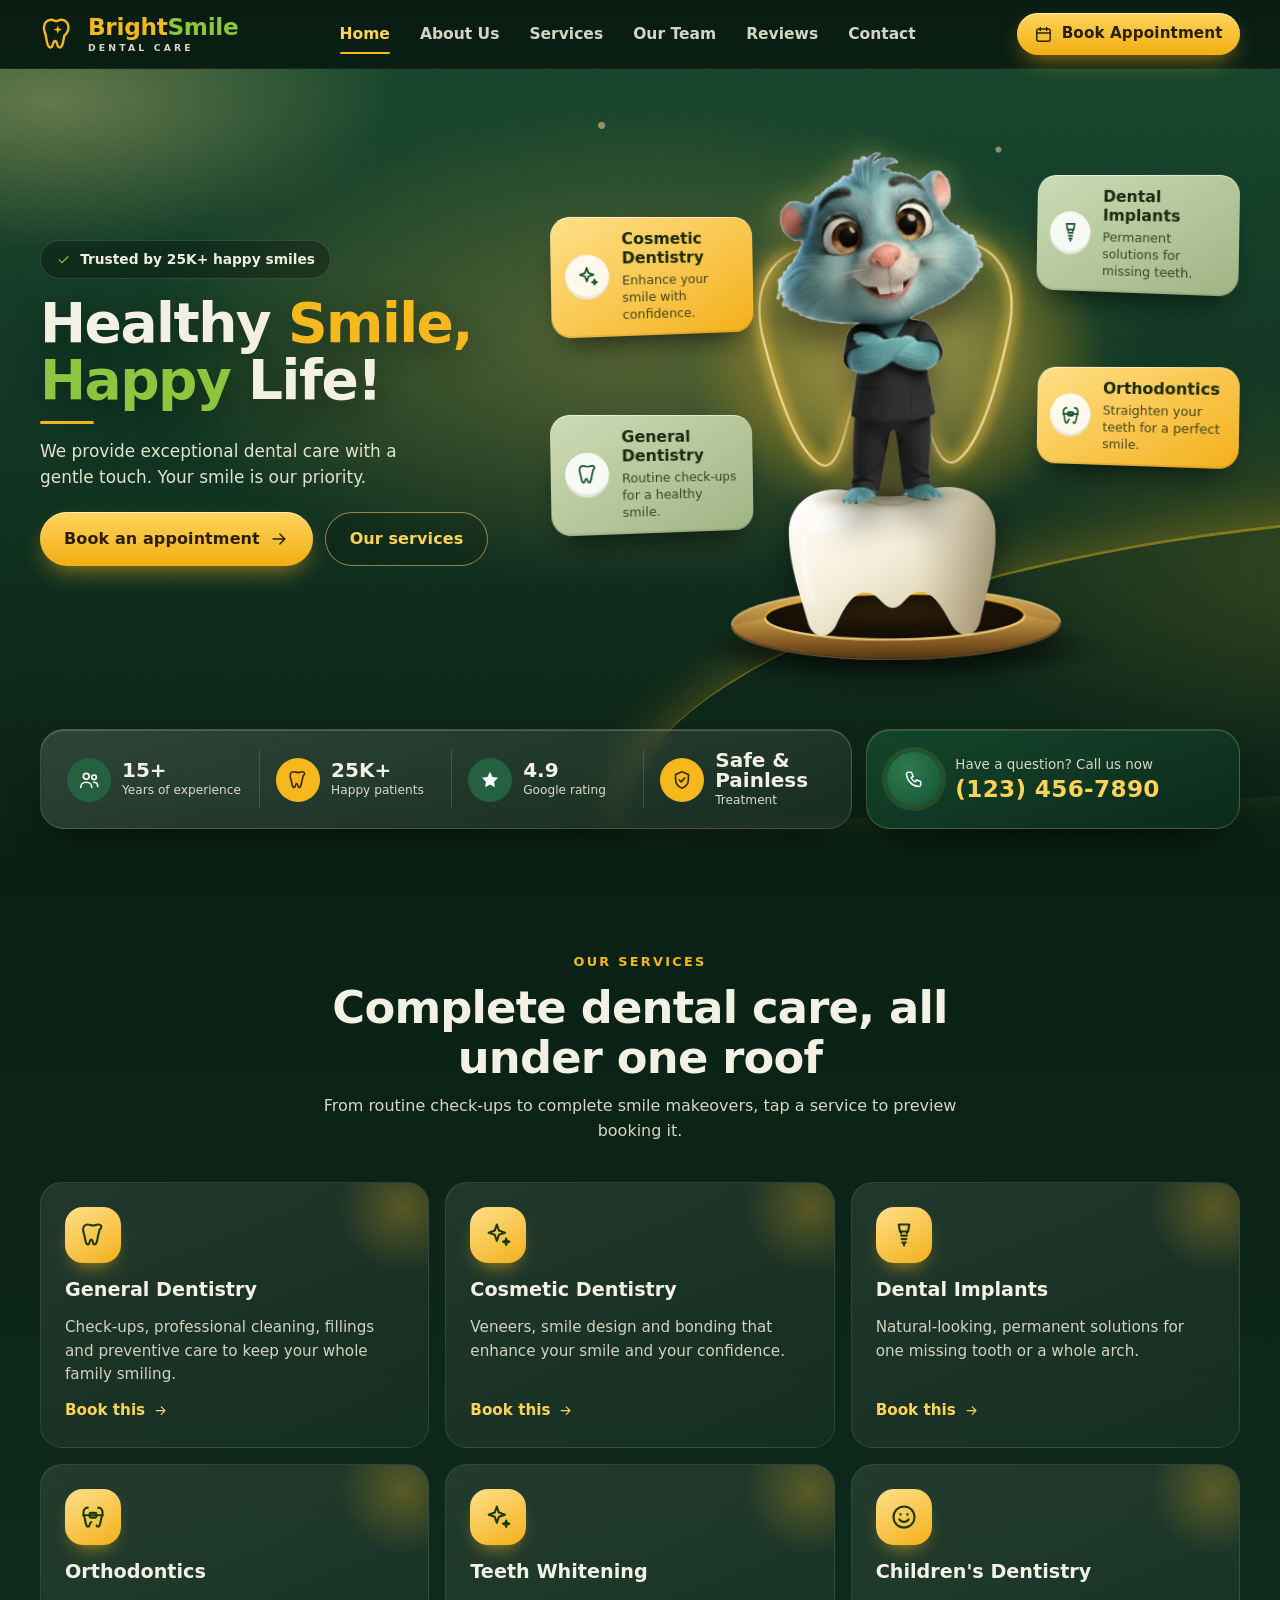
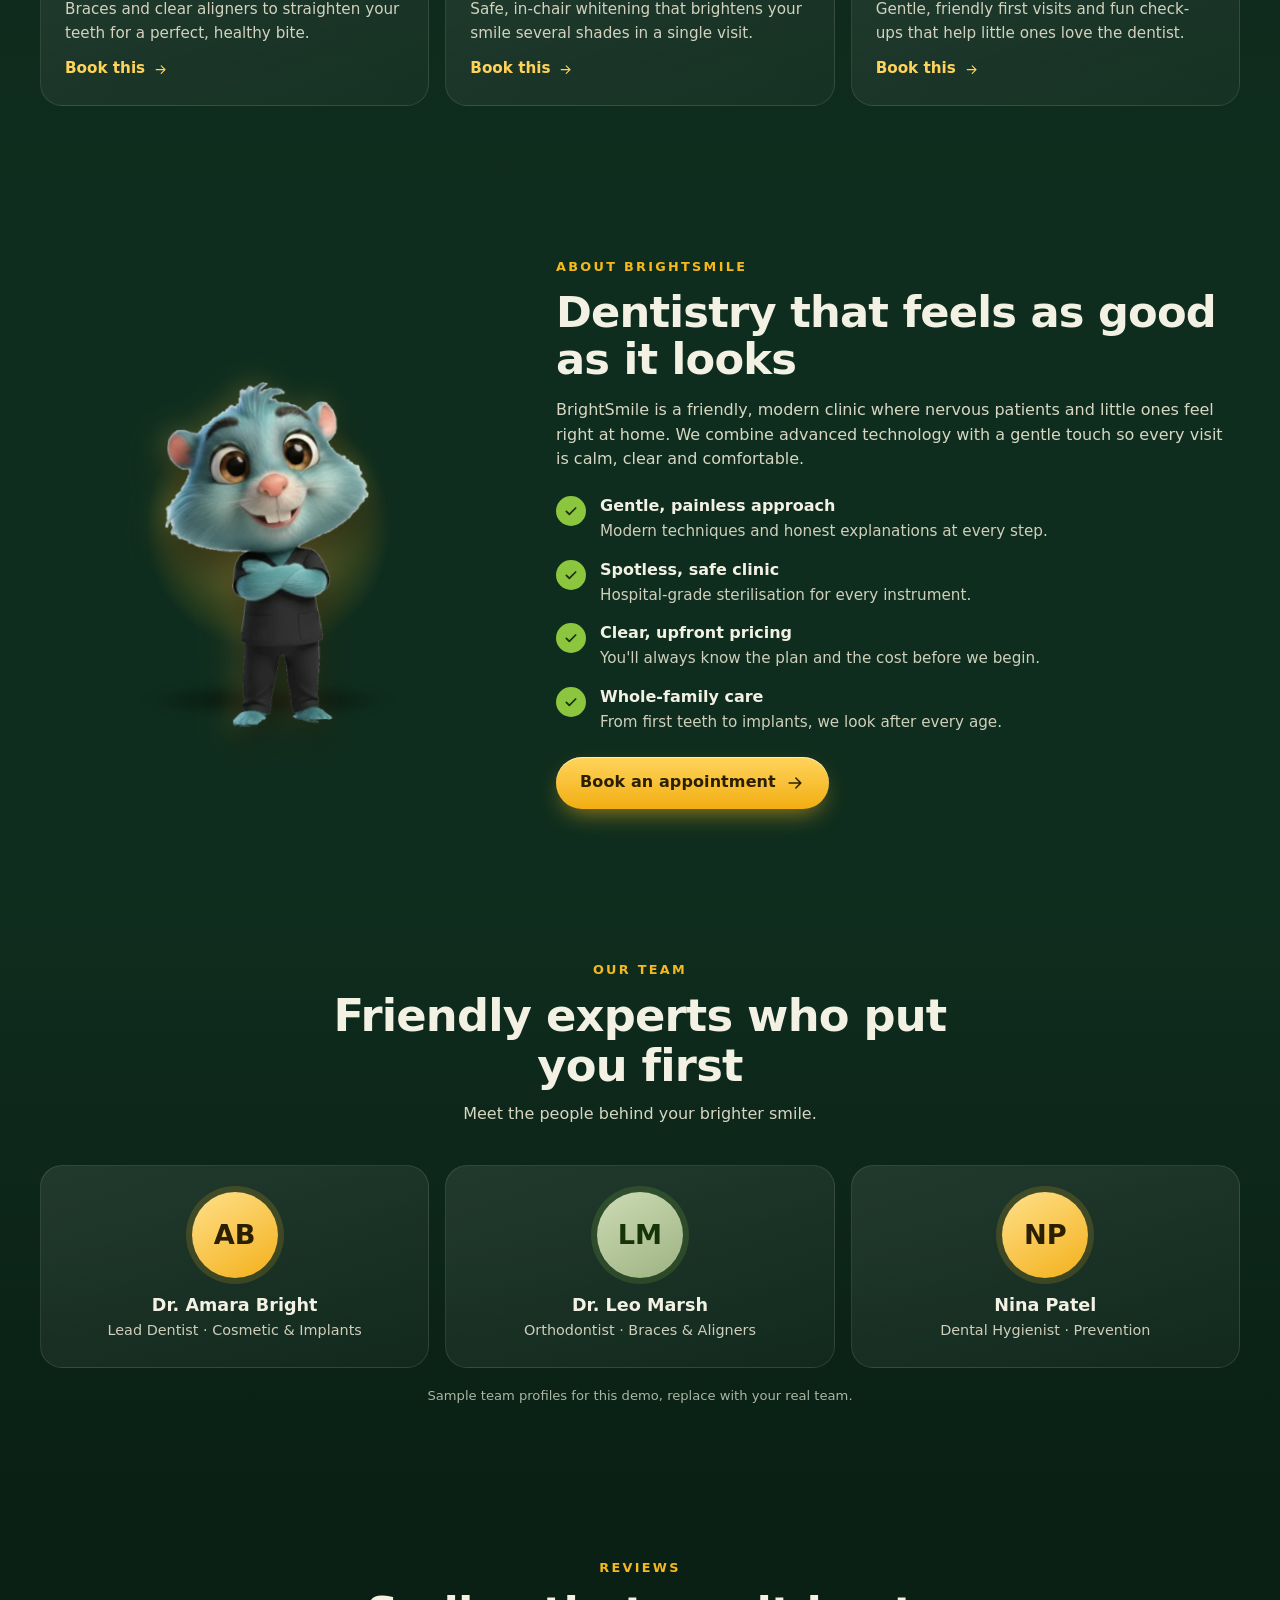
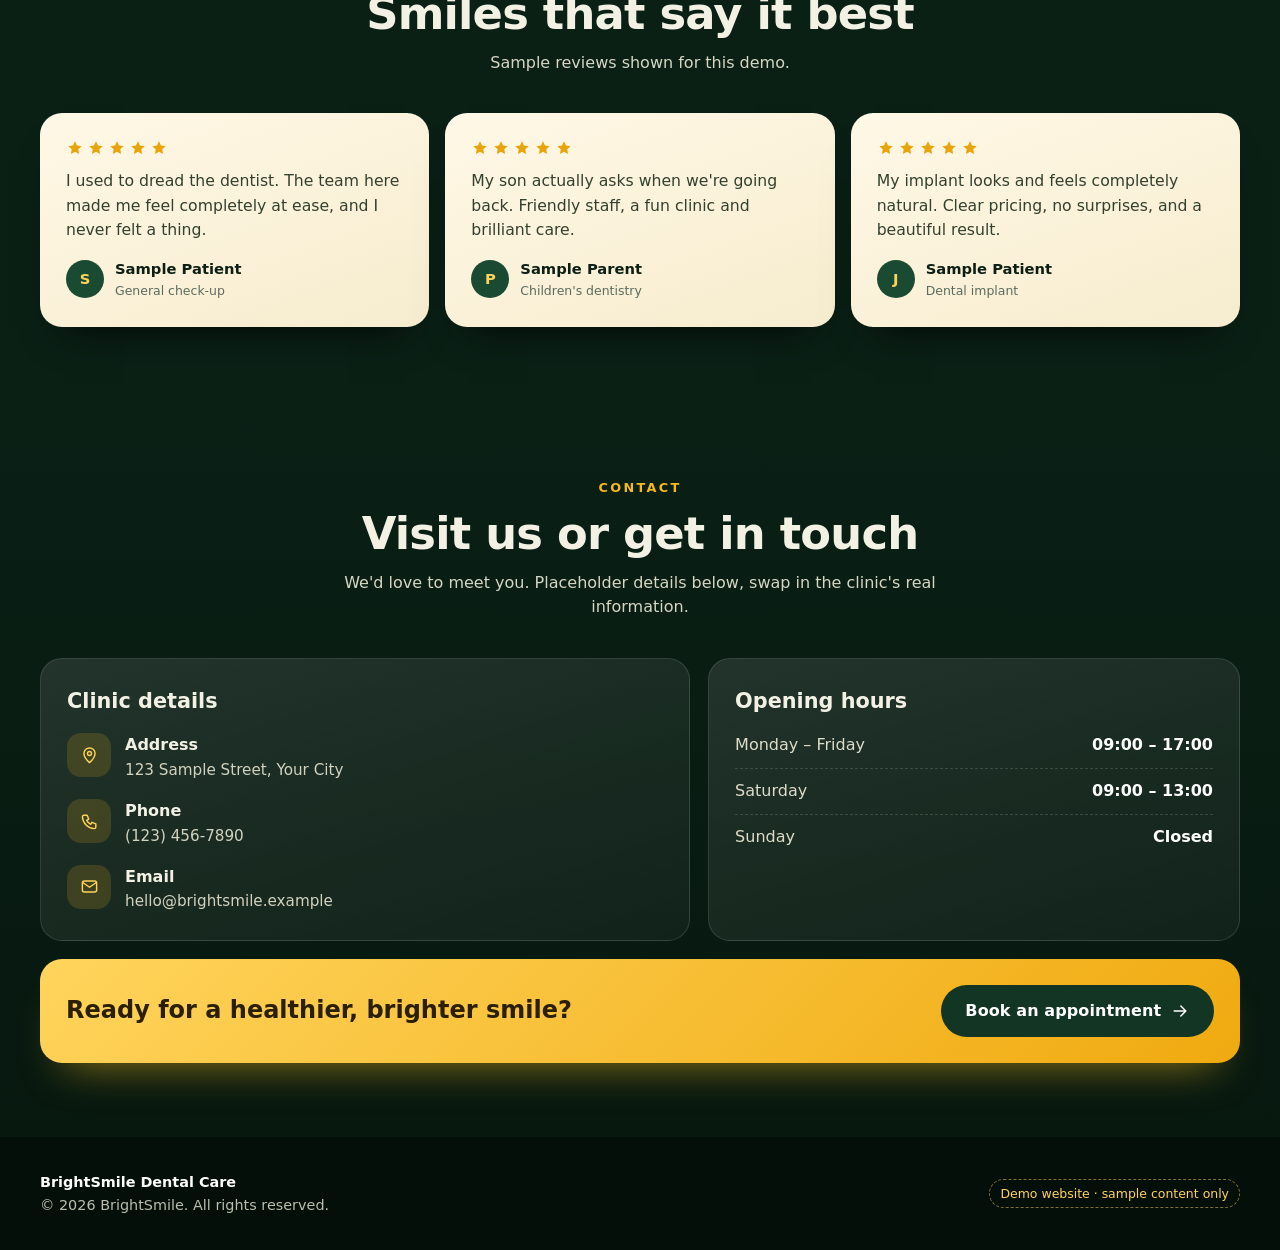
<file: demos/brightsmile-v2/index.html>
<!doctype html>
<html lang="en">
<head>
<meta charset="utf-8">
<meta name="viewport" content="width=device-width, initial-scale=1, viewport-fit=cover">
<title>BrightSmile Dental Care – Healthy Smile, Happy Life</title>
<meta name="description" content="BrightSmile Dental Care – a demo dental clinic website with cosmetic, general, implant and orthodontic care, and a demo booking preview.">
<meta name="theme-color" content="#0f2d1e">
<link rel="icon" href="data:image/svg+xml,%3Csvg xmlns='http://www.w3.org/2000/svg' viewBox='0 0 64 64'%3E%3Crect width='64' height='64' rx='14' fill='%230f2d1e'/%3E%3Cpath d='M20 12c-6 0-10 5-10 11 0 5 2 8 3 13 1 5 1.500 13 4.500 17 2 2.500 5 1.800 6-1 1-2.800 1.500-8 4.500-8s3.500 5.200 4.500 8c1 2.800 4 3.500 6 1 3-4 3.500-12 4.500-17 1-5 3-8 3-13 0-6-4-11-10-11-4 0-6 2-8 2s-4-2-8-2z' fill='%23f6b91d'/%3E%3C/svg%3E">
<script>document.documentElement.classList.add('js')</script>
<style>
:root{
  --g950:#07180f; --g900:#0c2418; --g800:#123524; --g700:#1b4a32; --g600:#256040;
  --lime:#8cc63f; --gold:#f6b91d; --gold2:#ffd35a; --cream:#fff8e6; --paper:#fffdf6;
  --sage:#b9c8a0; --sage2:#97aa7b; --ink:#0d1f15; --muted:#5c6b60;
  --r:22px;
  --font:ui-rounded,"SF Pro Rounded","Segoe UI",system-ui,-apple-system,Roboto,"Helvetica Neue",Arial,sans-serif;
}
*{box-sizing:border-box;margin:0;padding:0}
html{scroll-behavior:smooth;scroll-padding-top:78px;-webkit-text-size-adjust:100%}
body{font-family:var(--font);background:var(--g900);color:#f3f1e4;line-height:1.55;overflow-x:hidden;-webkit-font-smoothing:antialiased}
body.modal-open{overflow:hidden}
img,svg{display:block;max-width:100%}
img{height:auto}
a{color:inherit;text-decoration:none}
button{font:inherit;color:inherit;cursor:pointer;border:0;background:none}
.icon{width:1.25em;height:1.25em;fill:none;stroke:currentColor;stroke-width:1.8;stroke-linecap:round;stroke-linejoin:round;flex:none}
.icon.fill{fill:currentColor;stroke:none}
.wrap{width:min(1200px,100% - 40px);margin-inline:auto}
:focus-visible{outline:3px solid var(--gold2);outline-offset:3px;border-radius:10px}
.sr{position:absolute;width:1px;height:1px;overflow:hidden;clip:rect(0 0 0 0);white-space:nowrap}

/* ---------- buttons ---------- */
.btn{display:inline-flex;align-items:center;justify-content:center;gap:.55em;padding:.85em 1.5em;border-radius:999px;font-weight:700;letter-spacing:.1px;transition:transform .2s,box-shadow .2s,background .2s;min-height:48px;text-align:center}
.btn-gold{background:linear-gradient(180deg,#ffd45c,#f2ae12);color:#2a1f00;box-shadow:0 10px 24px -8px rgba(246,185,29,.65),inset 0 1px 0 rgba(255,255,255,.55)}
.btn-gold:hover{transform:translateY(-2px);box-shadow:0 14px 28px -8px rgba(246,185,29,.8),inset 0 1px 0 rgba(255,255,255,.55)}
.btn-ghost{border:1.5px solid rgba(255,211,90,.55);color:var(--gold2);background:rgba(0,0,0,.12)}
.btn-ghost:hover{background:rgba(255,211,90,.12)}
.btn-dark{background:var(--g800);color:#fff}
.btn-sm{padding:.6em 1.15em;min-height:42px;font-size:.95rem}

/* ---------- header ---------- */
.site-header{position:sticky;top:0;z-index:50;background:linear-gradient(180deg,rgba(9,28,19,.92),rgba(9,28,19,.72));backdrop-filter:blur(14px);-webkit-backdrop-filter:blur(14px);border-bottom:1px solid rgba(255,255,255,.06)}
.nav{display:flex;align-items:center;justify-content:space-between;gap:14px;height:68px}
.logo{display:flex;align-items:center;gap:10px}
.logo-mark{width:38px;height:38px;color:var(--gold)}
.logo-text{display:flex;flex-direction:column;line-height:1}
.logo-text b{font-size:1.45rem;font-weight:800;letter-spacing:-.3px}
.logo-text b span{color:var(--lime)}
.logo-text b{color:var(--gold)}
.logo-text small{font-size:.58rem;letter-spacing:.34em;text-transform:uppercase;color:#d8d6c4;margin-top:5px;font-weight:600}
.menu{display:none;gap:30px;font-weight:600;font-size:.97rem;color:#ece9d6}
.menu a{position:relative;padding:6px 0;opacity:.9}
.menu a:hover,.menu a.on{color:var(--gold2);opacity:1}
.menu a.on::after{content:"";position:absolute;left:0;right:0;bottom:-2px;height:2px;background:var(--gold);border-radius:2px}
.nav-actions{display:flex;align-items:center;gap:10px}
.burger{width:46px;height:46px;border-radius:14px;display:grid;place-items:center;background:rgba(255,255,255,.07);border:1px solid rgba(255,255,255,.1)}
.drawer{display:none;border-top:1px solid rgba(255,255,255,.08);padding:8px 20px 18px;background:rgba(9,28,19,.97)}
.drawer.open{display:block}
.drawer a{display:block;padding:14px 4px;font-weight:600;border-bottom:1px solid rgba(255,255,255,.06)}
@media(min-width:1000px){.menu{display:flex}.burger{display:none}.drawer{display:none!important}}
@media(max-width:560px){.nav-actions .btn-sm span.long{display:none}.nav-actions .btn-sm{padding:.55em 1.05em}}

/* ---------- hero ---------- */
.hero{position:relative;overflow:hidden;isolation:isolate;padding:18px 0 40px;
  background:
   radial-gradient(55% 42% at 50% 34%,rgba(255,206,80,.26),transparent 72%),
   radial-gradient(38% 26% at 4% 4%,rgba(255,220,130,.30),transparent 72%),
   radial-gradient(46% 36% at 104% 62%,rgba(246,185,29,.14),transparent 70%),
   linear-gradient(180deg,#154029 0%,#0f2e1e 52%,#091c12 100%)}
.hero::before{content:"";position:absolute;inset:0;z-index:-1;pointer-events:none;opacity:.9;
  background:
   radial-gradient(circle at 47% 7%,rgba(255,226,150,.5) 0 3px,transparent 4px),
   radial-gradient(circle at 78% 10%,rgba(255,226,150,.5) 0 2.5px,transparent 3.5px),
   radial-gradient(circle at 90% 26%,rgba(255,226,150,.38) 0 2px,transparent 3px)}
.hero::after{content:"";position:absolute;inset:0;z-index:-1;pointer-events:none;mix-blend-mode:overlay;opacity:.35;
  background-image:url("data:image/svg+xml,%3Csvg xmlns='http://www.w3.org/2000/svg' width='160' height='160'%3E%3Cfilter id='n'%3E%3CfeTurbulence type='fractalNoise' baseFrequency='.9' numOctaves='2' stitchTiles='stitch'/%3E%3CfeColorMatrix values='0 0 0 0 1 0 0 0 0 1 0 0 0 0 1 0 0 0 .55 0'/%3E%3C/filter%3E%3Crect width='160' height='160' filter='url(%23n)'/%3E%3C/svg%3E")}
.counter-glow{display:none}
.hero-grid{display:grid;gap:22px;grid-template-columns:minmax(0,1fr);grid-template-areas:"stage" "text" "cards"}
.stage-area{display:contents}
.core{grid-area:stage;justify-self:center;margin-top:6px}
.hero-text{grid-area:text;text-align:center}
.cards{grid-area:cards}

.badge{display:inline-flex;align-items:center;gap:9px;padding:8px 15px;border-radius:999px;background:rgba(0,0,0,.28);border:1px solid rgba(255,255,255,.13);font-size:.86rem;font-weight:600;color:#efeedd}
.badge .icon{color:var(--lime);width:1.1em;height:1.1em}
h1{font-size:clamp(2.45rem,10.5vw,4.4rem);line-height:1.03;font-weight:800;letter-spacing:-1.5px;margin:16px 0 12px;text-shadow:0 8px 30px rgba(0,0,0,.35)}
h1 .gold{color:var(--gold)}
h1 .lime{color:var(--lime)}
.rule{width:54px;height:3px;border-radius:3px;background:var(--gold);margin:0 auto 14px}
.lead{font-size:1.06rem;color:#e3e2cf;max-width:34ch;margin-inline:auto}
.cta-row{display:flex;flex-wrap:wrap;gap:12px;justify-content:center;margin-top:22px}

/* mascot stage */
.core{position:relative;width:min(86vw,390px);aspect-ratio:1/1.3;perspective:1100px;touch-action:pan-y;-webkit-tap-highlight-color:transparent}
.tilt{position:absolute;inset:0;transform-style:preserve-3d;transform:rotateX(var(--rx,3deg)) rotateY(var(--ry,-6deg)) rotateZ(-1.4deg);will-change:transform}
.glow{position:absolute;left:-26%;right:-26%;top:-6%;bottom:14%;border-radius:50%;
  background:radial-gradient(closest-side,rgba(255,214,100,.62),rgba(246,185,29,.2) 56%,transparent 74%);
  transform:translateZ(-90px);filter:blur(4px);pointer-events:none}
.neon{position:absolute;left:-2%;right:-2%;top:2%;height:76%;transform:translateZ(-60px);pointer-events:none;opacity:.9}
.floor{position:absolute;left:-4%;right:-4%;bottom:-3%;height:11%;background:radial-gradient(ellipse at center,rgba(0,0,0,.72),rgba(0,0,0,.28) 48%,transparent 72%);transform:translateZ(-20px);filter:blur(5px)}
.pedestal{position:absolute;left:7%;width:86%;bottom:0;transform:translateZ(0);filter:drop-shadow(0 14px 16px rgba(0,0,0,.45))}
.cast{position:absolute;left:29%;width:42%;bottom:30%;height:4.4%;background:radial-gradient(ellipse at center,rgba(40,25,0,.55),transparent 70%);transform:translateZ(30px);filter:blur(3px)}
.mascot-wrap{position:absolute;left:25%;width:50%;bottom:31.2%;transform:translateZ(56px);
  filter:drop-shadow(0 20px 16px rgba(0,0,0,.5)) drop-shadow(-7px -3px 14px rgba(255,208,80,.28)) drop-shadow(5px 0 10px rgba(120,230,200,.14))}
.mascot-wrap img{width:100%;height:auto;transform-origin:50% 100%;animation:sway 6.5s ease-in-out infinite}
@keyframes sway{0%,100%{transform:rotate(-1.1deg) scaleY(1)}50%{transform:rotate(1.1deg) scaleY(1.012)}}
.chip{position:absolute;display:flex;align-items:center;gap:8px;padding:7px 12px 7px 8px;border-radius:15px;font-size:.74rem;font-weight:700;line-height:1.15;color:#24300f;
  background:linear-gradient(150deg,rgba(255,224,130,.97),rgba(246,185,29,.95));box-shadow:0 14px 22px -10px rgba(0,0,0,.6),inset 0 1px 0 rgba(255,255,255,.6)}
.chip .dot{width:30px;height:30px;border-radius:50%;display:grid;place-items:center;background:#1b4a32;color:var(--gold2)}
.chip .dot .icon{width:16px;height:16px}
.chip small{display:block;font-size:.66rem;font-weight:600;opacity:.75}
.chip.a{left:-2%;top:60%;transform:translateZ(95px) rotateY(10deg);animation:bob 5.2s ease-in-out infinite}
.chip.b{right:-2%;top:70%;transform:translateZ(95px) rotateY(-10deg);animation:bob 6.1s ease-in-out -2s infinite;background:linear-gradient(150deg,#cddbb4,#9db382)}
.chip.b .dot{background:#123524;color:var(--lime)}
@keyframes bob{0%,100%{translate:0 0}50%{translate:0 -7px}}

/* service cards in hero */
.cards{display:flex;gap:14px;overflow-x:auto;scroll-snap-type:x mandatory;padding:6px 20px 18px;margin-inline:-20px;scrollbar-width:none}
.cards::-webkit-scrollbar{display:none}
.svc-card{flex:0 0 72%;max-width:290px;scroll-snap-align:center;text-align:left;display:flex;gap:13px;align-items:center;padding:15px 16px;border-radius:20px;color:#1b2b10;position:relative;
  box-shadow:0 18px 30px -14px rgba(0,0,0,.65),inset 0 1px 0 rgba(255,255,255,.55),inset 0 -2px 0 rgba(0,0,0,.08);transition:transform .25s,box-shadow .25s}
.svc-card.gold{background:linear-gradient(150deg,#ffe08a,#f3b01a)}
.svc-card.sage{background:linear-gradient(150deg,#cddbb4,#9fb485)}
.svc-card .ic{flex:none;width:52px;height:52px;border-radius:50%;display:grid;place-items:center;background:rgba(255,255,255,.88);color:#17502f;box-shadow:inset 0 -3px 0 rgba(0,0,0,.08)}
.svc-card .ic .icon{width:27px;height:27px}
.svc-card h3{font-size:1.02rem;line-height:1.15}
.svc-card p{font-size:.82rem;line-height:1.3;opacity:.82;margin-top:3px}
.svc-card .go{margin-left:auto;flex:none;width:26px;height:26px;border-radius:50%;display:grid;place-items:center;background:rgba(15,45,30,.85);color:#fff}
.svc-card .go .icon{width:14px;height:14px}
.svc-card:hover{transform:translateY(-4px)}

/* trust strip */
.strip{margin-top:10px;display:grid;gap:14px}
.glass{background:linear-gradient(160deg,rgba(255,255,255,.14),rgba(255,255,255,.05));border:1px solid rgba(255,255,255,.14);backdrop-filter:blur(10px);-webkit-backdrop-filter:blur(10px);box-shadow:0 20px 40px -22px rgba(0,0,0,.8),inset 0 1px 0 rgba(255,255,255,.18)}
.stats{border-radius:24px;padding:16px;display:grid;grid-template-columns:1fr 1fr;gap:14px 10px}
.stat{display:flex;align-items:center;gap:11px;min-width:0}
.stat .ic{flex:none;width:44px;height:44px;border-radius:50%;display:grid;place-items:center;background:#256040;color:#fff}
.stat .ic.y{background:var(--gold);color:#3a2900}
.stat .ic .icon{width:22px;height:22px}
.stat b{display:block;font-size:1.25rem;line-height:1;font-weight:800}
.stat span{font-size:.76rem;line-height:1.2;color:#dcdac6;display:block;margin-top:3px}
.callcard{display:flex;align-items:center;gap:14px;border-radius:24px;padding:16px 20px;background:linear-gradient(160deg,#14452c,#0c2a1b);border:1px solid rgba(255,211,90,.22);box-shadow:0 22px 38px -20px rgba(0,0,0,.85),inset 0 1px 0 rgba(255,255,255,.12)}
.callcard .ph{flex:none;width:54px;height:54px;border-radius:50%;display:grid;place-items:center;background:radial-gradient(circle at 35% 30%,#2e7a50,#145232);box-shadow:0 0 0 5px rgba(140,198,63,.14);color:#fff}
.callcard small{display:block;font-size:.84rem;color:#d9d7c3}
.callcard b{display:block;font-size:1.45rem;line-height:1.15;color:var(--gold2);letter-spacing:.3px}

/* desktop hero */
@media(min-width:1100px){
  .hero{padding:34px 0 46px}
  .hero-grid{grid-template-columns:minmax(0,.94fr) minmax(0,1.36fr);grid-template-areas:"text stage";align-items:center;gap:10px;min-height:600px}
  .hero-text{text-align:left}
  .rule,.lead{margin-inline:0}
  .cta-row{justify-content:flex-start}
  h1{font-size:clamp(3rem,4.3vw,4.4rem)}
  .stage-area{display:flex;grid-area:stage;position:relative;justify-content:center;align-items:center;min-height:600px}
  .core{grid-area:auto;justify-self:auto;margin-top:0;width:400px}
  .chip{display:none}
  .cards{display:contents}
  .svc-card{position:absolute;width:clamp(198px,16.4vw,232px);max-width:none;flex:none;z-index:2}
  .svc-card.l{left:2%}
  .svc-card.r{right:0}
  .svc-card.l1{top:19%;transform:perspective(900px) rotateY(16deg) rotateZ(-1deg)}
  .svc-card.l2{top:52%;transform:perspective(900px) rotateY(16deg) rotateZ(-1deg)}
  .svc-card.r1{top:12%;transform:perspective(900px) rotateY(-16deg) rotateZ(1deg)}
  .svc-card.r2{top:44%;transform:perspective(900px) rotateY(-16deg) rotateZ(1deg)}
  .svc-card.l1:hover,.svc-card.l2:hover{transform:perspective(900px) rotateY(8deg) translateY(-5px)}
  .svc-card.r1:hover,.svc-card.r2:hover{transform:perspective(900px) rotateY(-8deg) translateY(-5px)}
  .strip{grid-template-columns:1fr minmax(300px,.46fr);align-items:stretch;margin-top:26px}
  .stats{grid-template-columns:repeat(4,1fr);padding:20px 26px;gap:10px}
  .stat+.stat{border-left:1px solid rgba(255,255,255,.14);padding-left:16px}
  .counter-glow{display:block;position:absolute;right:-10%;bottom:8%;width:62%;height:34%;z-index:-1;border-top:3px solid rgba(246,185,29,.4);border-top-left-radius:100% 100%;box-shadow:0 -14px 44px rgba(246,185,29,.2);transform:rotate(-3deg)}
}
@media(min-width:1100px) and (max-width:1299px){.svc-card .go{display:none}.svc-card .ic{width:44px;height:44px}.svc-card .ic .icon{width:23px;height:23px}.svc-card{padding:13px 14px}}
.svc-card>span:nth-child(2){min-width:0;flex:1}
/* cards on tablet: 2x2 grid instead of scroller */
@media(min-width:700px) and (max-width:1099px){
  .cards{display:grid;grid-template-columns:1fr 1fr;overflow:visible;margin-inline:0;padding:6px 0 18px}
  .svc-card{flex:none;max-width:none}
  .core{width:min(70vw,440px)}
  .stats{grid-template-columns:repeat(4,1fr)}
  .strip{grid-template-columns:1fr}
}

/* ---------- sections ---------- */
section.block{padding:74px 0}
.eyebrow{display:inline-block;font-size:.8rem;font-weight:800;letter-spacing:.18em;text-transform:uppercase;color:var(--gold)}
.sec-head{text-align:center;max-width:640px;margin:0 auto 38px}
.sec-head h2{font-size:clamp(1.9rem,6.5vw,2.8rem);line-height:1.1;letter-spacing:-.8px;margin:10px 0 12px}
.sec-head p{color:#d7d6c3}
.services{background:linear-gradient(180deg,#0a2015,#0f2d1e)}
.svc-grid{display:grid;gap:16px;grid-template-columns:1fr}
@media(min-width:640px){.svc-grid{grid-template-columns:1fr 1fr}}
@media(min-width:1000px){.svc-grid{grid-template-columns:repeat(3,1fr)}}
.svc{position:relative;display:flex;flex-direction:column;gap:12px;padding:24px;border-radius:var(--r);text-align:left;overflow:hidden;
  background:linear-gradient(160deg,rgba(255,255,255,.09),rgba(255,255,255,.03));border:1px solid rgba(255,255,255,.1);transition:transform .25s,border-color .25s,box-shadow .25s}
.svc::before{content:"";position:absolute;right:-40px;top:-40px;width:130px;height:130px;border-radius:50%;background:radial-gradient(circle,rgba(246,185,29,.28),transparent 70%)}
.svc:hover{transform:translateY(-6px);border-color:rgba(255,211,90,.5);box-shadow:0 26px 40px -24px rgba(0,0,0,.9)}
.svc .ic{width:56px;height:56px;border-radius:18px;display:grid;place-items:center;background:linear-gradient(150deg,#ffe08a,#f3b01a);color:#1d3b0e;box-shadow:0 10px 20px -10px rgba(246,185,29,.8)}
.svc .ic .icon{width:28px;height:28px}
.svc h3{font-size:1.2rem}
.svc p{color:#d3d2bf;font-size:.95rem;flex:1}
.svc .more{display:inline-flex;align-items:center;gap:8px;font-weight:700;color:var(--gold2);font-size:.95rem}
.svc .more .icon{width:1em;height:1em;transition:transform .2s}
.svc:hover .more .icon{transform:translateX(4px)}

.about{background:#0f2d1e;position:relative;overflow:hidden}
.about-grid{display:grid;gap:34px;align-items:center}
@media(min-width:900px){.about-grid{grid-template-columns:.8fr 1.2fr;gap:60px}}
.about-art{position:relative;margin-inline:auto;width:min(78vw,330px);aspect-ratio:1/1.18;display:grid;place-items:end center}
.about-art::before{content:"";position:absolute;inset:6% 0 8% 0;border-radius:50%;background:radial-gradient(closest-side,rgba(255,206,80,.5),rgba(246,185,29,.12) 60%,transparent 74%)}
.about-art img{position:relative;width:62%;filter:drop-shadow(0 18px 16px rgba(0,0,0,.5)) drop-shadow(-6px -2px 12px rgba(255,208,80,.22));transform:rotate(-2deg)}
.about-art .plinth{position:absolute;bottom:2%;left:12%;right:12%;height:9%;border-radius:50%;background:radial-gradient(ellipse,rgba(0,0,0,.65),transparent 70%);filter:blur(4px)}
.about h2{font-size:clamp(1.9rem,6vw,2.7rem);line-height:1.1;letter-spacing:-.8px;margin:10px 0 14px}
.about p.t{color:#d8d7c4;margin-bottom:22px}
.checks{display:grid;gap:14px;list-style:none}
.checks li{display:flex;gap:14px;align-items:flex-start}
.checks .tick{flex:none;width:30px;height:30px;border-radius:50%;background:var(--lime);color:#17330a;display:grid;place-items:center;margin-top:2px}
.checks .tick .icon{width:16px;height:16px;stroke-width:2.6}
.checks b{display:block}
.checks span{color:#d0cfbc;font-size:.95rem}

.team{background:linear-gradient(180deg,#0f2d1e,#0a2015)}
.team-grid{display:grid;gap:16px;grid-template-columns:1fr}
@media(min-width:700px){.team-grid{grid-template-columns:repeat(3,1fr)}}
.person{text-align:center;padding:26px 20px;border-radius:var(--r);background:linear-gradient(160deg,rgba(255,255,255,.09),rgba(255,255,255,.03));border:1px solid rgba(255,255,255,.1)}
.avatar{width:86px;height:86px;margin:0 auto 14px;border-radius:50%;display:grid;place-items:center;font-size:1.7rem;font-weight:800;color:#2a1f00;background:linear-gradient(150deg,#ffe08a,#f3b01a);box-shadow:0 0 0 6px rgba(246,185,29,.16)}
.person:nth-child(2) .avatar{background:linear-gradient(150deg,#cddbb4,#9db382);color:#17330a;box-shadow:0 0 0 6px rgba(140,198,63,.16)}
.person h3{font-size:1.1rem}
.person p{color:#cfcebb;font-size:.9rem}
.note{text-align:center;font-size:.82rem;color:#aeb5a2;margin-top:18px}

.reviews{background:#0a2015}
.rev-grid{display:grid;gap:16px}
@media(min-width:900px){.rev-grid{grid-template-columns:repeat(3,1fr)}}
.rev{padding:26px;border-radius:var(--r);background:linear-gradient(160deg,#fff8e6,#f6ecce);color:var(--ink);box-shadow:0 24px 38px -24px rgba(0,0,0,.85);position:relative}
.rev .stars{display:flex;gap:3px;color:#e9a40a;margin-bottom:12px}
.rev .stars .icon{width:18px;height:18px}
.rev p{font-size:.98rem;color:#33402f}
.rev .who{display:flex;align-items:center;gap:11px;margin-top:16px;font-weight:700;font-size:.92rem}
.rev .who i{font-style:normal;width:38px;height:38px;border-radius:50%;display:grid;place-items:center;background:var(--g700);color:var(--gold2);font-weight:800}
.rev .who small{display:block;font-weight:500;color:var(--muted);font-size:.78rem}

.contact{background:linear-gradient(180deg,#0a2015,#07180f)}
.contact-grid{display:grid;gap:18px}
@media(min-width:900px){.contact-grid{grid-template-columns:1.1fr .9fr}}
.panel{padding:26px;border-radius:var(--r);background:linear-gradient(160deg,rgba(255,255,255,.1),rgba(255,255,255,.04));border:1px solid rgba(255,255,255,.12)}
.panel h3{font-size:1.3rem;margin-bottom:16px}
.info{display:grid;gap:16px;list-style:none}
.info li{display:flex;gap:14px;align-items:flex-start}
.info .ic{flex:none;width:44px;height:44px;border-radius:14px;display:grid;place-items:center;background:rgba(246,185,29,.16);color:var(--gold2)}
.info b{display:block}
.info span{color:#d3d2bf;font-size:.95rem}
.hours{list-style:none;display:grid;gap:10px}
.hours li{display:flex;justify-content:space-between;gap:12px;padding-bottom:10px;border-bottom:1px dashed rgba(255,255,255,.14);color:#dedcc9}
.hours li:last-child{border:0}
.hours b{color:#fff}
.cta-banner{margin-top:18px;display:flex;flex-direction:column;gap:14px;align-items:flex-start;padding:26px;border-radius:var(--r);background:linear-gradient(135deg,#ffd45c,#f0aa10);color:#2a1f00;box-shadow:0 26px 40px -24px rgba(246,185,29,.55)}
.cta-banner h3{font-size:1.5rem;line-height:1.15}
@media(min-width:700px){.cta-banner{flex-direction:row;align-items:center;justify-content:space-between}}

footer{background:#050f09;padding:34px 0 calc(34px + 70px);font-size:.9rem;color:#b9bfae}
@media(min-width:700px){footer{padding-bottom:34px}}
.foot{display:flex;flex-direction:column;gap:16px;align-items:flex-start}
@media(min-width:700px){.foot{flex-direction:row;justify-content:space-between;align-items:center}}
.demo-tag{display:inline-block;padding:4px 10px;border-radius:999px;border:1px dashed rgba(255,211,90,.5);color:var(--gold2);font-size:.78rem}

/* mobile dock */
.dock{position:fixed;left:0;right:0;bottom:0;z-index:40;display:flex;gap:10px;padding:10px 14px calc(10px + env(safe-area-inset-bottom));background:linear-gradient(180deg,rgba(7,24,15,0),rgba(7,24,15,.94) 36%);}
.dock .btn{flex:1;box-shadow:0 12px 26px -10px rgba(0,0,0,.7)}
.dock .call{flex:0 0 auto;background:#1b4a32;color:#fff;border:1px solid rgba(255,255,255,.14)}
@media(min-width:700px){.dock{display:none}}
body.modal-open .dock{display:none}

/* reveal */
.js .reveal{opacity:0;transform:translateY(22px);transition:opacity .7s ease,transform .7s ease}
.js .reveal.in{opacity:1;transform:none}

/* ---------- booking dialog ---------- */
dialog.book{border:0;padding:0;margin:auto;width:min(580px,calc(100% - 24px));max-height:min(94dvh,860px);border-radius:26px;background:var(--paper);color:var(--ink);overflow:hidden;box-shadow:0 40px 90px -20px rgba(0,0,0,.8)}
dialog.book[open]{display:flex;flex-direction:column;animation:pop .3s cubic-bezier(.2,.9,.3,1.1)}
dialog.book::backdrop{background:rgba(4,16,10,.7);backdrop-filter:blur(5px);-webkit-backdrop-filter:blur(5px)}
@keyframes pop{from{opacity:0;transform:translateY(24px) scale(.97)}to{opacity:1;transform:none}}
@media(max-width:600px){dialog.book{margin:auto 0 0 0;width:100%;max-width:100%;border-radius:26px 26px 0 0;max-height:94dvh}}
.sheet-head{position:relative;display:flex;align-items:center;gap:14px;padding:18px 20px;color:#fff;background:radial-gradient(120% 160% at 90% -20%,rgba(246,185,29,.4),transparent 60%),linear-gradient(135deg,#1b4a32,#0f2d1e)}
.sheet-head .face{flex:none;width:54px;height:54px;border-radius:50%;overflow:hidden;background:radial-gradient(circle at 50% 40%,#2c7a52,#123524);border:2px solid var(--gold);box-shadow:0 0 0 4px rgba(246,185,29,.2)}
.sheet-head .face img{width:150%;max-width:none;margin-left:-25%;margin-top:-4%}
.sheet-head h2{font-size:1.25rem;line-height:1.15}
.sheet-head p{font-size:.82rem;color:#dedcc8}
.x{margin-left:auto;flex:none;width:42px;height:42px;border-radius:50%;display:grid;place-items:center;background:rgba(255,255,255,.12)}
.sheet-body{overflow-y:auto;padding:18px 20px 22px;overscroll-behavior:contain}
.demo-note{display:flex;gap:10px;align-items:flex-start;font-size:.82rem;padding:10px 12px;border-radius:14px;background:#fff3c9;color:#5b4300;border:1px dashed #e5b523;margin-bottom:16px}
.demo-note .icon{margin-top:2px;width:1.1em;height:1.1em}
.field{margin-bottom:18px}
.field>.lab{display:block;font-weight:800;font-size:.92rem;margin-bottom:9px;color:var(--g800)}
.opts{display:flex;flex-wrap:wrap;gap:8px}
.opt{position:relative}
.opt input{position:absolute;opacity:0;inset:0;width:100%;height:100%;cursor:pointer;margin:0}
.opt span{display:flex;flex-direction:column;align-items:center;justify-content:center;min-width:64px;padding:9px 13px;border-radius:14px;border:1.5px solid #d9d4bd;background:#fff;font-weight:700;font-size:.92rem;line-height:1.2;text-align:center;transition:.15s}
.opt span small{font-weight:600;font-size:.7rem;color:var(--muted)}
.opt input:checked+span{background:var(--g800);border-color:var(--g800);color:#fff;box-shadow:0 8px 16px -8px rgba(18,53,36,.7)}
.opt input:checked+span small{color:#d9e8b8}
.opt input:focus-visible+span{outline:3px solid var(--gold);outline-offset:2px}
.opt input:disabled+span{opacity:.4;text-decoration:line-through;background:#f0ede0;cursor:not-allowed}
.opts.svcs .opt span{flex-direction:row;gap:8px;justify-content:flex-start;padding:10px 14px}
.opts.svcs .opt .icon{width:18px;height:18px}
.days{flex-wrap:nowrap;overflow-x:auto;padding-bottom:6px;scrollbar-width:thin;margin-inline:-4px;padding-inline:4px}
.days .opt{flex:none}
.days .opt span{min-width:68px}
.days .opt b{font-size:1.15rem;line-height:1}
.hint{font-size:.85rem;color:var(--muted)}
.inputs{display:grid;gap:12px}
@media(min-width:520px){.inputs{grid-template-columns:1fr 1fr}}
.inputs label{display:block;font-weight:700;font-size:.85rem;color:var(--g800)}
.inputs input{display:block;width:100%;margin-top:6px;padding:13px 14px;border-radius:14px;border:1.5px solid #d9d4bd;background:#fff;font:inherit;font-size:1rem;color:var(--ink)}
.inputs input:focus{outline:3px solid rgba(246,185,29,.55);border-color:var(--gold)}
.err{display:none;margin:0 0 14px;padding:10px 14px;border-radius:12px;background:#fde4df;color:#8a1f10;font-weight:600;font-size:.9rem}
.err.show{display:block}
.submit{width:100%;font-size:1.05rem}
.ticket{position:relative;border-radius:22px;background:linear-gradient(160deg,#fff,#f8f0d6);border:1.5px solid #ead9a0;padding:22px;box-shadow:0 20px 34px -24px rgba(0,0,0,.5)}
.ticket::before,.ticket::after{content:"";position:absolute;top:56%;width:20px;height:20px;border-radius:50%;background:var(--paper);border:1.5px solid #ead9a0}
.ticket::before{left:-11px;border-left-color:transparent;border-bottom-color:transparent;transform:rotate(45deg)}
.ticket::after{right:-11px;border-right-color:transparent;border-top-color:transparent;transform:rotate(45deg)}
.ticket .top{display:flex;align-items:center;gap:10px;margin-bottom:14px}
.ticket .ok{width:40px;height:40px;border-radius:50%;background:var(--lime);color:#17330a;display:grid;place-items:center}
.ticket .ok .icon{stroke-width:2.8}
.ticket h3{font-size:1.2rem;line-height:1.15}
.ticket .ref{font-size:.78rem;color:var(--muted);letter-spacing:.08em;text-transform:uppercase}
.ticket dl{display:grid;gap:10px;padding-top:14px;border-top:2px dashed #e1cf90}
.ticket dl div{display:flex;justify-content:space-between;gap:16px}
.ticket dt{color:var(--muted);font-size:.88rem}
.ticket dd{font-weight:800;text-align:right;overflow-wrap:anywhere}
.row2{display:grid;gap:10px;margin-top:16px}
@media(min-width:480px){.row2{grid-template-columns:1fr 1fr}}
.btn-line{border:1.5px solid var(--g800);color:var(--g800);background:transparent}
[hidden]{display:none!important}

@media (prefers-reduced-motion:reduce){
  *,*::before,*::after{animation:none!important;transition:none!important;scroll-behavior:auto!important}
  .js .reveal{opacity:1;transform:none}
}
</style>
</head>
<body>

<!-- icon sprite -->
<svg width="0" height="0" style="position:absolute" aria-hidden="true">
  <symbol id="i-tooth" viewBox="0 0 24 24"><path d="M7.500 3C5 3 3.500 5 3.500 7.500c0 2 .8 3.400 1.200 5.200.4 1.900.6 5.300 1.800 6.800.8 1 1.900.7 2.300-.4.4-1.100.6-3.100 1.700-3.100s1.300 2 1.700 3.100c.4 1.100 1.500 1.400 2.300.4 1.200-1.500 1.400-4.900 1.800-6.800.4-1.800 1.200-3.200 1.200-5.200C20.500 5 19 3 16.500 3c-1.700 0-2.600.9-4.500.9S9.200 3 7.500 3z"/></symbol>
  <symbol id="i-implant" viewBox="0 0 24 24"><path d="M7.500 3h9l-1 6h-7z"/><path d="M9.500 9v1.500M14.500 9v1.500M9.500 12.500h5M10 15.500h4M10.500 18.500h3M12 18.500V21"/></symbol>
  <symbol id="i-braces" viewBox="0 0 24 24"><path d="M7.500 4C5.200 4 3.800 5.900 3.800 8.200c0 2 .8 3.500 1.200 5.200.4 1.800.6 4.900 1.700 6.300.8.900 1.800.6 2.200-.4.400-1 .6-2.900 1.600-2.900"/><path d="M16.500 4c2.300 0 3.700 1.900 3.700 4.200 0 2-.8 3.500-1.200 5.200-.4 1.800-.6 4.900-1.700 6.300-.8.900-1.800.6-2.200-.4"/><path d="M3.500 10.500h17"/><rect x="9" y="8.500" width="6" height="4" rx="1.200"/></symbol>
  <symbol id="i-sparkle" viewBox="0 0 24 24"><path d="M11 3l1.800 5.200L18 10l-5.200 1.800L11 17l-1.800-5.200L4 10l5.200-1.800z"/><path d="M19 15l.7 2 2 .7-2 .7-.7 2-.7-2-2-.7 2-.7z"/></symbol>
  <symbol id="i-shield" viewBox="0 0 24 24"><path d="M12 3l7 3v5.500c0 4.500-3 8-7 9.500-4-1.500-7-5-7-9.500V6z"/><path d="M9 12l2 2 4-4"/></symbol>
  <symbol id="i-phone" viewBox="0 0 24 24"><path d="M5 4h4l2 5-2.500 1.500a11 11 0 005 5L15 13l5 2v4a2 2 0 01-2 2A16 16 0 013 6a2 2 0 012-2z"/></symbol>
  <symbol id="i-cal" viewBox="0 0 24 24"><rect x="3.500" y="5" width="17" height="15.500" rx="2.500"/><path d="M3.500 10h17M8 3v4M16 3v4"/></symbol>
  <symbol id="i-star" viewBox="0 0 24 24"><path d="M12 3l2.700 5.600 6.100.9-4.400 4.300 1 6.100L12 17l-5.400 2.900 1-6.100L3.200 9.500l6.100-.9z"/></symbol>
  <symbol id="i-users" viewBox="0 0 24 24"><circle cx="9" cy="8" r="3.200"/><path d="M3 20c0-3.300 2.700-5.500 6-5.500s6 2.200 6 5.500"/><circle cx="17.500" cy="9" r="2.500"/><path d="M17 14.500c2.500 0 4.500 1.700 4.500 4.500"/></symbol>
  <symbol id="i-check" viewBox="0 0 24 24"><path d="M5 12.500l4.500 4.500L19 7.500"/></symbol>
  <symbol id="i-arrow" viewBox="0 0 24 24"><path d="M5 12h14M13 6l6 6-6 6"/></symbol>
  <symbol id="i-close" viewBox="0 0 24 24"><path d="M6 6l12 12M18 6L6 18"/></symbol>
  <symbol id="i-menu" viewBox="0 0 24 24"><path d="M4 7h16M4 12h16M4 17h16"/></symbol>
  <symbol id="i-smile" viewBox="0 0 24 24"><circle cx="12" cy="12" r="9"/><path d="M8 14c1 1.500 2.400 2.200 4 2.200s3-.7 4-2.200M9 9.500v.5M15 9.500v.5"/></symbol>
  <symbol id="i-pin" viewBox="0 0 24 24"><path d="M12 21s7-6.200 7-11.500A7 7 0 005 9.500C5 14.800 12 21 12 21z"/><circle cx="12" cy="9.500" r="2.500"/></symbol>
  <symbol id="i-clock" viewBox="0 0 24 24"><circle cx="12" cy="12" r="9"/><path d="M12 7v5l3 2"/></symbol>
  <symbol id="i-mail" viewBox="0 0 24 24"><rect x="3" y="5" width="18" height="14" rx="2.500"/><path d="M3.500 7l8.500 6 8.500-6"/></symbol>
  <symbol id="i-info" viewBox="0 0 24 24"><circle cx="12" cy="12" r="9"/><path d="M12 11v5M12 8v.5"/></symbol>
  <symbol id="i-logo" viewBox="0 0 48 48"><path d="M14 6C8.500 6 5 10.500 5 16c0 4 1.600 6.600 2.400 10.400.8 3.800 1.200 10.400 3.600 13.400 1.600 2 3.800 1.400 4.600-.8.800-2.200 1.200-6.200 3.400-6.200s2.600 4 3.400 6.200c.8 2.200 3 2.800 4.600.8 2.400-3 2.800-9.600 3.600-13.400C34.400 22.600 36 20 36 16c0-5.500-3.500-10-9-10-3.200 0-4.800 1.700-6.500 1.700S17.200 6 14 6z" fill="none" stroke="currentColor" stroke-width="3" stroke-linejoin="round"/><path d="M20.500 14l1.400 4 4 1.400-4 1.400-1.400 4-1.400-4-4-1.400 4-1.400z" fill="currentColor" transform="translate(2 -1)"/></symbol>
</svg>

<header class="site-header">
  <div class="wrap nav">
    <a class="logo" href="#home" aria-label="BrightSmile Dental Care – home">
      <svg class="logo-mark"><use href="#i-logo"/></svg>
      <span class="logo-text"><b>Bright<span>Smile</span></b><small>Dental Care</small></span>
    </a>
    <nav class="menu" aria-label="Main">
      <a href="#home" class="on">Home</a>
      <a href="#about">About Us</a>
      <a href="#services">Services</a>
      <a href="#team">Our Team</a>
      <a href="#reviews">Reviews</a>
      <a href="#contact">Contact</a>
    </nav>
    <div class="nav-actions">
      <button class="btn btn-gold btn-sm" data-book type="button"><svg class="icon"><use href="#i-cal"/></svg><span>Book<span class="long"> Appointment</span></span></button>
      <button class="burger" id="burger" type="button" aria-label="Open menu" aria-expanded="false" aria-controls="drawer"><svg class="icon"><use href="#i-menu"/></svg></button>
    </div>
  </div>
  <div class="drawer" id="drawer">
    <a href="#about">About Us</a><a href="#services">Services</a><a href="#team">Our Team</a><a href="#reviews">Reviews</a><a href="#contact">Contact</a>
  </div>
</header>

<main id="home">
<section class="hero" id="hero">
  <div class="counter-glow" aria-hidden="true"></div>
  <div class="wrap">
    <div class="hero-grid">

      <!-- MASCOT: first thing visitors see, especially on phones -->
      <div class="stage-area">
        <div class="core" id="core">
          <div class="tilt" id="tilt">
            <div class="glow" aria-hidden="true"></div>
            <svg class="neon" viewBox="0 0 400 320" aria-hidden="true" preserveAspectRatio="xMidYMid meet">
              <defs><filter id="blurNeon" x="-20%" y="-20%" width="140%" height="140%"><feGaussianBlur stdDeviation="7"/></filter></defs>
              <path d="M130 40C80 40 55 80 70 140C82 190 100 250 125 270C140 282 150 260 158 230C164 205 176 192 200 192C224 192 236 205 242 230C250 260 260 282 275 270C300 250 318 190 330 140C345 80 320 40 270 40C240 40 225 56 200 56C175 56 160 40 130 40Z" fill="none" stroke="#ffc83a" stroke-width="9" filter="url(#blurNeon)" opacity=".85"/>
              <path d="M130 40C80 40 55 80 70 140C82 190 100 250 125 270C140 282 150 260 158 230C164 205 176 192 200 192C224 192 236 205 242 230C250 260 260 282 275 270C300 250 318 190 330 140C345 80 320 40 270 40C240 40 225 56 200 56C175 56 160 40 130 40Z" fill="none" stroke="#ffe9a8" stroke-width="2.500" opacity=".9"/>
            </svg>
            <div class="floor" aria-hidden="true"></div>

            <svg class="pedestal" viewBox="0 0 400 300" aria-hidden="true">
              <defs>
                <linearGradient id="gWood" x1="0" y1="0" x2="0" y2="1"><stop offset="0" stop-color="#e0b867"/><stop offset=".5" stop-color="#a77a34"/><stop offset="1" stop-color="#6a4519"/></linearGradient>
                <linearGradient id="gLip" x1="0" y1="0" x2="0" y2="1"><stop offset="0" stop-color="#c99b49"/><stop offset=".55" stop-color="#8a5f25"/><stop offset="1" stop-color="#55350f"/></linearGradient>
                <radialGradient id="gHole" cx=".5" cy=".4" r=".7"><stop offset="0" stop-color="#2b1d0a"/><stop offset="1" stop-color="#0c0803"/></radialGradient>
                <linearGradient id="gTooth" x1=".1" y1="0" x2=".9" y2="1"><stop offset="0" stop-color="#ffffff"/><stop offset=".45" stop-color="#f6efdc"/><stop offset="1" stop-color="#cfc2a0"/></linearGradient>
                <linearGradient id="gToothShade" x1="0" y1="0" x2="1" y2="0"><stop offset="0" stop-color="#000" stop-opacity="0"/><stop offset=".62" stop-color="#6b5a2e" stop-opacity="0"/><stop offset="1" stop-color="#4b3a14" stop-opacity=".42"/></linearGradient>
                <filter id="soft"><feGaussianBlur stdDeviation="3"/></filter>
              </defs>
              <!-- ring back -->
              <ellipse cx="200" cy="252" rx="190" ry="40" fill="url(#gWood)"/>
              <ellipse cx="200" cy="252" rx="190" ry="40" fill="none" stroke="#ffe29a" stroke-opacity=".55" stroke-width="2"/>
              <ellipse cx="200" cy="244" rx="150" ry="26" fill="url(#gHole)"/>
              <ellipse cx="200" cy="244" rx="150" ry="26" fill="none" stroke="#f6b91d" stroke-opacity=".7" stroke-width="2.500"/>
              <!-- tooth -->
              <g transform="translate(0 26)">
                <path id="crown" d="M80 120C80 82 118 62 158 74C182 82 218 82 242 74C282 62 320 82 320 120C320 160 308 190 300 222C296 242 276 246 266 226C256 206 246 190 232 190C216 190 212 208 200 208C188 208 184 190 168 190C154 190 144 206 134 226C124 246 104 242 100 222C92 190 80 160 80 120Z" fill="url(#gTooth)"/>
                <path d="M80 120C80 82 118 62 158 74C182 82 218 82 242 74C282 62 320 82 320 120C320 160 308 190 300 222C296 242 276 246 266 226C256 206 246 190 232 190C216 190 212 208 200 208C188 208 184 190 168 190C154 190 144 206 134 226C124 246 104 242 100 222C92 190 80 160 80 120Z" fill="url(#gToothShade)"/>
                <ellipse cx="136" cy="102" rx="34" ry="14" fill="#fff" opacity=".9" filter="url(#soft)" transform="rotate(-22 136 102)"/>
                <path d="M96 128C94 150 100 176 108 198" fill="none" stroke="#fff" stroke-opacity=".75" stroke-width="5" stroke-linecap="round" filter="url(#soft)"/>
                <path d="M170 84C190 92 212 92 232 84" fill="none" stroke="#d8c898" stroke-opacity=".7" stroke-width="3" stroke-linecap="round"/>
              </g>
              <!-- ring front lip -->
              <path d="M10 252A190 40 0 0 0 390 252L350 244A150 26 0 0 1 50 244Z" fill="url(#gLip)"/>
              <path d="M50 244A150 26 0 0 0 350 244" fill="none" stroke="#ffe29a" stroke-opacity=".7" stroke-width="2.500"/>
              <path d="M10 252A190 40 0 0 0 390 252" fill="none" stroke="#2a1706" stroke-opacity=".5" stroke-width="2"/>
            </svg>

            <div class="cast" aria-hidden="true"></div>
            <div class="mascot-wrap">
              <img id="mascot" src="[data-uri]" width="498" height="838" alt="BrightSmile's friendly blue mascot in black dental scrubs, arms crossed, smiling from on top of a giant tooth" decoding="async" fetchpriority="high">
            </div>

            <div class="chip a" aria-hidden="true"><span class="dot"><svg class="icon fill"><use href="#i-star"/></svg></span><span>4.9 rating<small>on Google</small></span></div>
            <div class="chip b" aria-hidden="true"><span class="dot"><svg class="icon"><use href="#i-shield"/></svg></span><span>Safe &amp; Painless<small>treatment</small></span></div>
          </div>
        </div>

        <!-- service cards: flank the mascot on desktop, scroll on phones -->
        <div class="cards" id="heroCards" role="list" aria-label="Featured services">
          <button class="svc-card gold l l1" role="listitem" type="button" data-book="cosmetic"><span class="ic"><svg class="icon"><use href="#i-sparkle"/></svg></span><span><h3>Cosmetic Dentistry</h3><p>Enhance your smile with confidence.</p></span><span class="go"><svg class="icon"><use href="#i-arrow"/></svg></span></button>
          <button class="svc-card sage l l2" role="listitem" type="button" data-book="general"><span class="ic"><svg class="icon"><use href="#i-tooth"/></svg></span><span><h3>General Dentistry</h3><p>Routine check-ups for a healthy smile.</p></span><span class="go"><svg class="icon"><use href="#i-arrow"/></svg></span></button>
          <button class="svc-card sage r r1" role="listitem" type="button" data-book="implants"><span class="ic"><svg class="icon"><use href="#i-implant"/></svg></span><span><h3>Dental Implants</h3><p>Permanent solutions for missing teeth.</p></span><span class="go"><svg class="icon"><use href="#i-arrow"/></svg></span></button>
          <button class="svc-card gold r r2" role="listitem" type="button" data-book="ortho"><span class="ic"><svg class="icon"><use href="#i-braces"/></svg></span><span><h3>Orthodontics</h3><p>Straighten your teeth for a perfect smile.</p></span><span class="go"><svg class="icon"><use href="#i-arrow"/></svg></span></button>
        </div>
      </div>

      <div class="hero-text">
        <span class="badge"><svg class="icon"><use href="#i-check"/></svg> Trusted by 25K+ happy smiles</span>
        <h1>Healthy <span class="gold">Smile,</span><br><span class="lime">Happy</span> Life!</h1>
        <div class="rule"></div>
        <p class="lead">We provide exceptional dental care with a gentle touch. Your smile is our priority.</p>
        <div class="cta-row">
          <button class="btn btn-gold" data-book type="button">Book an appointment <svg class="icon"><use href="#i-arrow"/></svg></button>
          <a class="btn btn-ghost" href="#services">Our services</a>
        </div>
      </div>
    </div>

    <div class="strip reveal">
      <div class="glass stats">
        <div class="stat"><span class="ic"><svg class="icon"><use href="#i-users"/></svg></span><div><b>15+</b><span>Years of experience</span></div></div>
        <div class="stat"><span class="ic y"><svg class="icon"><use href="#i-tooth"/></svg></span><div><b>25K+</b><span>Happy patients</span></div></div>
        <div class="stat"><span class="ic"><svg class="icon fill"><use href="#i-star"/></svg></span><div><b>4.9</b><span>Google rating</span></div></div>
        <div class="stat"><span class="ic y"><svg class="icon"><use href="#i-shield"/></svg></span><div><b>Safe &amp; Painless</b><span>Treatment</span></div></div>
      </div>
      <a class="callcard" href="tel:+11234567890"><span class="ph"><svg class="icon"><use href="#i-phone"/></svg></span><span><small>Have a question? Call us now</small><b>(123) 456-7890</b></span></a>
    </div>
  </div>
</section>

<section class="block services" id="services">
  <div class="wrap">
    <div class="sec-head reveal"><span class="eyebrow">Our services</span><h2>Complete dental care, all under one roof</h2><p>From routine check-ups to complete smile makeovers, tap a service to preview booking it.</p></div>
    <div class="svc-grid">
      <button class="svc reveal" type="button" data-book="general"><span class="ic"><svg class="icon"><use href="#i-tooth"/></svg></span><h3>General Dentistry</h3><p>Check-ups, professional cleaning, fillings and preventive care to keep your whole family smiling.</p><span class="more">Book this <svg class="icon"><use href="#i-arrow"/></svg></span></button>
      <button class="svc reveal" type="button" data-book="cosmetic"><span class="ic"><svg class="icon"><use href="#i-sparkle"/></svg></span><h3>Cosmetic Dentistry</h3><p>Veneers, smile design and bonding that enhance your smile and your confidence.</p><span class="more">Book this <svg class="icon"><use href="#i-arrow"/></svg></span></button>
      <button class="svc reveal" type="button" data-book="implants"><span class="ic"><svg class="icon"><use href="#i-implant"/></svg></span><h3>Dental Implants</h3><p>Natural-looking, permanent solutions for one missing tooth or a whole arch.</p><span class="more">Book this <svg class="icon"><use href="#i-arrow"/></svg></span></button>
      <button class="svc reveal" type="button" data-book="ortho"><span class="ic"><svg class="icon"><use href="#i-braces"/></svg></span><h3>Orthodontics</h3><p>Braces and clear aligners to straighten your teeth for a perfect, healthy bite.</p><span class="more">Book this <svg class="icon"><use href="#i-arrow"/></svg></span></button>
      <button class="svc reveal" type="button" data-book="whitening"><span class="ic"><svg class="icon"><use href="#i-sparkle"/></svg></span><h3>Teeth Whitening</h3><p>Safe, in-chair whitening that brightens your smile several shades in a single visit.</p><span class="more">Book this <svg class="icon"><use href="#i-arrow"/></svg></span></button>
      <button class="svc reveal" type="button" data-book="kids"><span class="ic"><svg class="icon"><use href="#i-smile"/></svg></span><h3>Children's Dentistry</h3><p>Gentle, friendly first visits and fun check-ups that help little ones love the dentist.</p><span class="more">Book this <svg class="icon"><use href="#i-arrow"/></svg></span></button>
    </div>
  </div>
</section>

<section class="block about" id="about">
  <div class="wrap about-grid">
    <div class="about-art reveal"><div class="plinth"></div><img data-mascot src="[data-uri]" width="498" height="838" alt="" loading="lazy"></div>
    <div class="reveal">
      <span class="eyebrow">About BrightSmile</span>
      <h2>Dentistry that feels as good as it looks</h2>
      <p class="t">BrightSmile is a friendly, modern clinic where nervous patients and little ones feel right at home. We combine advanced technology with a gentle touch so every visit is calm, clear and comfortable.</p>
      <ul class="checks">
        <li><span class="tick"><svg class="icon"><use href="#i-check"/></svg></span><div><b>Gentle, painless approach</b><span>Modern techniques and honest explanations at every step.</span></div></li>
        <li><span class="tick"><svg class="icon"><use href="#i-check"/></svg></span><div><b>Spotless, safe clinic</b><span>Hospital-grade sterilisation for every instrument.</span></div></li>
        <li><span class="tick"><svg class="icon"><use href="#i-check"/></svg></span><div><b>Clear, upfront pricing</b><span>You'll always know the plan and the cost before we begin.</span></div></li>
        <li><span class="tick"><svg class="icon"><use href="#i-check"/></svg></span><div><b>Whole-family care</b><span>From first teeth to implants, we look after every age.</span></div></li>
      </ul>
      <div class="cta-row" style="justify-content:flex-start"><button class="btn btn-gold" data-book type="button">Book an appointment <svg class="icon"><use href="#i-arrow"/></svg></button></div>
    </div>
  </div>
</section>

<section class="block team" id="team">
  <div class="wrap">
    <div class="sec-head reveal"><span class="eyebrow">Our team</span><h2>Friendly experts who put you first</h2><p>Meet the people behind your brighter smile.</p></div>
    <div class="team-grid">
      <div class="person reveal"><div class="avatar" aria-hidden="true">AB</div><h3>Dr. Amara Bright</h3><p>Lead Dentist · Cosmetic &amp; Implants</p></div>
      <div class="person reveal"><div class="avatar" aria-hidden="true">LM</div><h3>Dr. Leo Marsh</h3><p>Orthodontist · Braces &amp; Aligners</p></div>
      <div class="person reveal"><div class="avatar" aria-hidden="true">NP</div><h3>Nina Patel</h3><p>Dental Hygienist · Prevention</p></div>
    </div>
    <p class="note">Sample team profiles for this demo, replace with your real team.</p>
  </div>
</section>

<section class="block reviews" id="reviews">
  <div class="wrap">
    <div class="sec-head reveal"><span class="eyebrow">Reviews</span><h2>Smiles that say it best</h2><p>Sample reviews shown for this demo.</p></div>
    <div class="rev-grid">
      <figure class="rev reveal"><div class="stars" aria-label="5 out of 5 stars"><svg class="icon fill"><use href="#i-star"/></svg><svg class="icon fill"><use href="#i-star"/></svg><svg class="icon fill"><use href="#i-star"/></svg><svg class="icon fill"><use href="#i-star"/></svg><svg class="icon fill"><use href="#i-star"/></svg></div><p>I used to dread the dentist. The team here made me feel completely at ease, and I never felt a thing.</p><figcaption class="who"><i>S</i><span>Sample Patient<small>General check-up</small></span></figcaption></figure>
      <figure class="rev reveal"><div class="stars" aria-label="5 out of 5 stars"><svg class="icon fill"><use href="#i-star"/></svg><svg class="icon fill"><use href="#i-star"/></svg><svg class="icon fill"><use href="#i-star"/></svg><svg class="icon fill"><use href="#i-star"/></svg><svg class="icon fill"><use href="#i-star"/></svg></div><p>My son actually asks when we're going back. Friendly staff, a fun clinic and brilliant care.</p><figcaption class="who"><i>P</i><span>Sample Parent<small>Children's dentistry</small></span></figcaption></figure>
      <figure class="rev reveal"><div class="stars" aria-label="5 out of 5 stars"><svg class="icon fill"><use href="#i-star"/></svg><svg class="icon fill"><use href="#i-star"/></svg><svg class="icon fill"><use href="#i-star"/></svg><svg class="icon fill"><use href="#i-star"/></svg><svg class="icon fill"><use href="#i-star"/></svg></div><p>My implant looks and feels completely natural. Clear pricing, no surprises, and a beautiful result.</p><figcaption class="who"><i>J</i><span>Sample Patient<small>Dental implant</small></span></figcaption></figure>
    </div>
  </div>
</section>

<section class="block contact" id="contact">
  <div class="wrap">
    <div class="sec-head reveal"><span class="eyebrow">Contact</span><h2>Visit us or get in touch</h2><p>We'd love to meet you. Placeholder details below, swap in the clinic's real information.</p></div>
    <div class="contact-grid">
      <div class="panel reveal">
        <h3>Clinic details</h3>
        <ul class="info">
          <li><span class="ic"><svg class="icon"><use href="#i-pin"/></svg></span><div><b>Address</b><span>123 Sample Street, Your City</span></div></li>
          <li><span class="ic"><svg class="icon"><use href="#i-phone"/></svg></span><div><b>Phone</b><a href="tel:+11234567890"><span>(123) 456-7890</span></a></div></li>
          <li><span class="ic"><svg class="icon"><use href="#i-mail"/></svg></span><div><b>Email</b><span>hello@brightsmile.example</span></div></li>
        </ul>
      </div>
      <div class="panel reveal">
        <h3>Opening hours</h3>
        <ul class="hours">
          <li><span>Monday – Friday</span><b>09:00 – 17:00</b></li>
          <li><span>Saturday</span><b>09:00 – 13:00</b></li>
          <li><span>Sunday</span><b>Closed</b></li>
        </ul>
      </div>
    </div>
    <div class="cta-banner reveal"><h3>Ready for a healthier, brighter smile?</h3><button class="btn btn-dark" data-book type="button">Book an appointment <svg class="icon"><use href="#i-arrow"/></svg></button></div>
  </div>
</section>
</main>

<footer>
  <div class="wrap foot">
    <div><b style="color:#fff">BrightSmile Dental Care</b><br>© <span id="yr">2026</span> BrightSmile. All rights reserved.</div>
    <span class="demo-tag">Demo website · sample content only</span>
  </div>
</footer>

<div class="dock">
  <a class="btn call" href="tel:+11234567890" aria-label="Call the clinic"><svg class="icon"><use href="#i-phone"/></svg></a>
  <button class="btn btn-gold" data-book type="button"><svg class="icon"><use href="#i-cal"/></svg> Book an appointment</button>
</div>

<!-- demo booking preview -->
<dialog class="book" id="book" aria-labelledby="bookTitle">
  <div class="sheet-head">
    <span class="face"><img data-mascot src="[data-uri]" alt="" width="498" height="838"></span>
    <div><h2 id="bookTitle">Book an appointment</h2><p>Demo booking preview</p></div>
    <button class="x" type="button" id="bookClose" aria-label="Close"><svg class="icon"><use href="#i-close"/></svg></button>
  </div>
  <div class="sheet-body">
    <form id="form" novalidate>
      <div class="demo-note"><svg class="icon"><use href="#i-info"/></svg><span>This is a demo preview. Nothing is sent or saved, and no appointment is made.</span></div>
      <div class="err" id="err" role="alert"></div>
      <fieldset class="field" style="border:0"><legend class="lab">1. Choose a service</legend><div class="opts svcs" id="optSvc"></div></fieldset>
      <fieldset class="field" style="border:0"><legend class="lab">2. Pick a date</legend><div class="opts days" id="optDate"></div></fieldset>
      <fieldset class="field" style="border:0"><legend class="lab">3. Choose a time</legend><p class="hint" id="timeHint">Pick a date to see available times.</p><div class="opts" id="optTime"></div></fieldset>
      <div class="field"><span class="lab">4. Your details</span>
        <div class="inputs">
          <label>Full name<input id="fName" type="text" autocomplete="name" placeholder="e.g. Alex Smith"></label>
          <label>Phone number<input id="fPhone" type="tel" autocomplete="tel" inputmode="tel" placeholder="e.g. 082 123 4567"></label>
        </div>
      </div>
      <button class="btn btn-gold submit" type="submit">Preview my booking <svg class="icon"><use href="#i-arrow"/></svg></button>
    </form>

    <div id="result" hidden>
      <div class="ticket" role="status">
        <div class="top"><span class="ok"><svg class="icon"><use href="#i-check"/></svg></span><div><h3>Booking preview</h3><div class="ref" id="rRef"></div></div></div>
        <dl>
          <div><dt>Service</dt><dd id="rSvc"></dd></div>
          <div><dt>Date</dt><dd id="rDate"></dd></div>
          <div><dt>Time</dt><dd id="rTime"></dd></div>
          <div><dt>Name</dt><dd id="rName"></dd></div>
          <div><dt>Phone</dt><dd id="rPhone"></dd></div>
        </dl>
      </div>
      <div class="demo-note" style="margin-top:16px"><svg class="icon"><use href="#i-info"/></svg><span>Demo only: this is what the clinic's confirmation screen could look like. No appointment has been made.</span></div>
      <div class="row2"><button class="btn btn-line" type="button" id="rEdit">Change details</button><button class="btn btn-gold" type="button" id="rDone">Done</button></div>
    </div>
  </div>
</dialog>

<script>
(() => {
  const $ = (s, r = document) => r.querySelector(s);
  const $$ = (s, r = document) => [...r.querySelectorAll(s)];
  const reduce = matchMedia('(prefers-reduced-motion: reduce)').matches;

  $('#yr').textContent = new Date().getFullYear();

  /* reuse the single embedded mascot image everywhere (keeps the file small) */
  const src = $('#mascot').src;
  $$('img[data-mascot]').forEach(i => i.src = src);

  /* mobile menu */
  const burger = $('#burger'), drawer = $('#drawer');
  burger.addEventListener('click', () => {
    const open = drawer.classList.toggle('open');
    burger.setAttribute('aria-expanded', open);
  });
  $$('#drawer a').forEach(a => a.addEventListener('click', () => { drawer.classList.remove('open'); burger.setAttribute('aria-expanded', 'false'); }));

  /* active nav link */
  const links = $$('.menu a');
  const secs = links.map(a => $(a.getAttribute('href'))).filter(Boolean);
  if ('IntersectionObserver' in window) {
    const so = new IntersectionObserver(es => es.forEach(e => {
      if (e.isIntersecting) links.forEach(a => a.classList.toggle('on', a.getAttribute('href') === '#' + e.target.id));
    }), { rootMargin: '-45% 0px -50% 0px' });
    secs.forEach(s => so.observe(s));
    const ro = new IntersectionObserver(es => es.forEach(e => { if (e.isIntersecting) { e.target.classList.add('in'); ro.unobserve(e.target); } }), { threshold: .12 });
    $$('.reveal').forEach(el => ro.observe(el));
  } else $$('.reveal').forEach(el => el.classList.add('in'));

  /* ---------- 3D tilt + lighting ---------- */
  const tilt = $('#tilt'), core = $('#core'), hero = $('#hero');
  const BASE_RY = -6, BASE_RX = 3;
  let tx = 0, ty = 0, cx = 0, cy = 0, raf = 0;
  const loop = () => {
    cx += (tx - cx) * .09; cy += (ty - cy) * .09;
    tilt.style.setProperty('--ry', (BASE_RY + cx * 9).toFixed(2) + 'deg');
    tilt.style.setProperty('--rx', (BASE_RX - cy * 6).toFixed(2) + 'deg');
    raf = (Math.abs(tx - cx) > .002 || Math.abs(ty - cy) > .002) ? requestAnimationFrame(loop) : 0;
  };
  const aim = (x, y) => { tx = Math.max(-1, Math.min(1, x)); ty = Math.max(-1, Math.min(1, y)); if (!raf) raf = requestAnimationFrame(loop); };
  if (!reduce) {
    hero.addEventListener('pointermove', e => {
      const r = core.getBoundingClientRect();
      aim((e.clientX - (r.left + r.width / 2)) / (innerWidth * .45), (e.clientY - (r.top + r.height / 2)) / (innerHeight * .45));
    });
    hero.addEventListener('pointerleave', () => aim(0, 0));
    core.addEventListener('pointerup', () => aim(0, 0));
    core.addEventListener('pointercancel', () => aim(0, 0));
    /* phones: gentle tilt with device motion where no permission prompt is needed */
    if ('DeviceOrientationEvent' in window && typeof DeviceOrientationEvent.requestPermission !== 'function') {
      addEventListener('deviceorientation', e => {
        if (e.gamma == null) return;
        aim(e.gamma / 28, ((e.beta || 60) - 60) / 36);
      }, { passive: true });
    }
  }

  /* ---------- booking preview ---------- */
  const SERVICES = [
    { id: 'general', name: 'General Dentistry', ic: 'tooth' },
    { id: 'cosmetic', name: 'Cosmetic Dentistry', ic: 'sparkle' },
    { id: 'implants', name: 'Dental Implants', ic: 'implant' },
    { id: 'ortho', name: 'Orthodontics', ic: 'braces' },
    { id: 'whitening', name: 'Teeth Whitening', ic: 'sparkle' },
    { id: 'kids', name: "Children's Dentistry", ic: 'smile' }
  ];
  const dlg = $('#book'), form = $('#form'), result = $('#result'), err = $('#err');
  const optSvc = $('#optSvc'), optDate = $('#optDate'), optTime = $('#optTime'), timeHint = $('#timeHint');
  const pad = n => String(n).padStart(2, '0');
  const key = d => d.getFullYear() + '-' + pad(d.getMonth() + 1) + '-' + pad(d.getDate());
  const hash = s => { let h = 7; for (const c of s) h = (h * 31 + c.charCodeAt(0)) >>> 0; return h; };
  const fmt = (d, o) => d.toLocaleDateString(undefined, o);

  function openDays() {
    const out = [], now = new Date();
    const d = new Date(now.getFullYear(), now.getMonth(), now.getDate());
    if (now.getHours() >= 16) d.setDate(d.getDate() + 1);
    while (out.length < 10) { if (d.getDay() !== 0) out.push(new Date(d)); d.setDate(d.getDate() + 1); }
    return out;
  }
  function slotsFor(d) {
    const ranges = d.getDay() === 6 ? [[9, 13]] : [[9, 12], [14, 17]], out = [];
    ranges.forEach(([a, b]) => { for (let h = a; h < b; h++) out.push(pad(h) + ':00', pad(h) + ':30'); });
    return out;
  }
  function radio(name, value, html, checked, disabled) {
    return `<label class="opt"><input type="radio" name="${name}" value="${value}"${checked ? ' checked' : ''}${disabled ? ' disabled' : ''}><span>${html}</span></label>`;
  }
  function buildServices(sel) {
    optSvc.innerHTML = SERVICES.map(s => radio('svc', s.id, `<svg class="icon"><use href="#i-${s.ic}"/></svg>${s.name}`, s.id === sel)).join('');
  }
  const days = openDays();
  function buildDates() {
    optDate.innerHTML = days.map(d => radio('date', key(d), `<small>${fmt(d, { weekday: 'short' })}</small><b>${d.getDate()}</b><small>${fmt(d, { month: 'short' })}</small>`)).join('');
  }
  function buildTimes(d) {
    if (!d) { optTime.innerHTML = ''; timeHint.hidden = false; return; }
    timeHint.hidden = true;
    const now = new Date(), isToday = key(d) === key(now);
    optTime.innerHTML = slotsFor(d).map(t => {
      const [h, m] = t.split(':').map(Number);
      const past = isToday && (h * 60 + m) <= now.getHours() * 60 + now.getMinutes() + 60;
      const taken = hash(key(d) + t) % 5 === 0;
      return radio('time', t, t, false, past || taken);
    }).join('');
  }
  const val = n => { const el = form.querySelector(`input[name="${n}"]:checked`); return el ? el.value : ''; };

  function resetForm(svc) {
    form.reset(); buildServices(svc || ''); buildDates(); buildTimes(null);
    err.classList.remove('show'); form.hidden = false; result.hidden = true;
  }
  function openBooking(svc) {
    resetForm(svc);
    document.body.classList.add('modal-open');
    if (dlg.showModal) dlg.showModal(); else dlg.setAttribute('open', '');
    $('.sheet-body', dlg).scrollTop = 0;
  }
  function closeBooking() {
    if (dlg.close) dlg.close(); else dlg.removeAttribute('open');
    document.body.classList.remove('modal-open');
  }
  $$('[data-book]').forEach(b => b.addEventListener('click', () => openBooking(b.dataset.book || '')));
  $('#bookClose').addEventListener('click', closeBooking);
  $('#rDone').addEventListener('click', closeBooking);
  dlg.addEventListener('close', () => document.body.classList.remove('modal-open'));
  dlg.addEventListener('click', e => { if (e.target === dlg) closeBooking(); });
  optDate.addEventListener('change', () => { const d = days.find(x => key(x) === val('date')); buildTimes(d); });

  form.addEventListener('submit', e => {
    e.preventDefault();
    const svc = SERVICES.find(s => s.id === val('svc')), dk = val('date'), t = val('time');
    const name = $('#fName').value.trim(), phone = $('#fPhone').value.trim();
    const missing = [];
    if (!svc) missing.push('a service'); if (!dk) missing.push('a date'); if (dk && !t) missing.push('a time');
    if (!name) missing.push('your name'); if (!phone) missing.push('your phone number');
    if (missing.length) {
      err.textContent = 'Please choose ' + missing.join(', ').replace(/, ([^,]*)$/, ' and $1') + '.';
      err.classList.add('show'); err.scrollIntoView({ block: 'nearest', behavior: reduce ? 'auto' : 'smooth' });
      return;
    }
    err.classList.remove('show');
    const d = days.find(x => key(x) === dk);
    $('#rRef').textContent = 'Demo ref · BS-' + (1000 + hash(dk + t + name) % 9000);
    $('#rSvc').textContent = svc.name;
    $('#rDate').textContent = fmt(d, { weekday: 'long', day: 'numeric', month: 'long', year: 'numeric' });
    $('#rTime').textContent = t;
    $('#rName').textContent = name;
    $('#rPhone').textContent = phone;
    form.hidden = true; result.hidden = false;
    $('.sheet-body', dlg).scrollTop = 0;
  });
  $('#rEdit').addEventListener('click', () => { result.hidden = true; form.hidden = false; });
})();
</script>
</body>
</html>
</file>
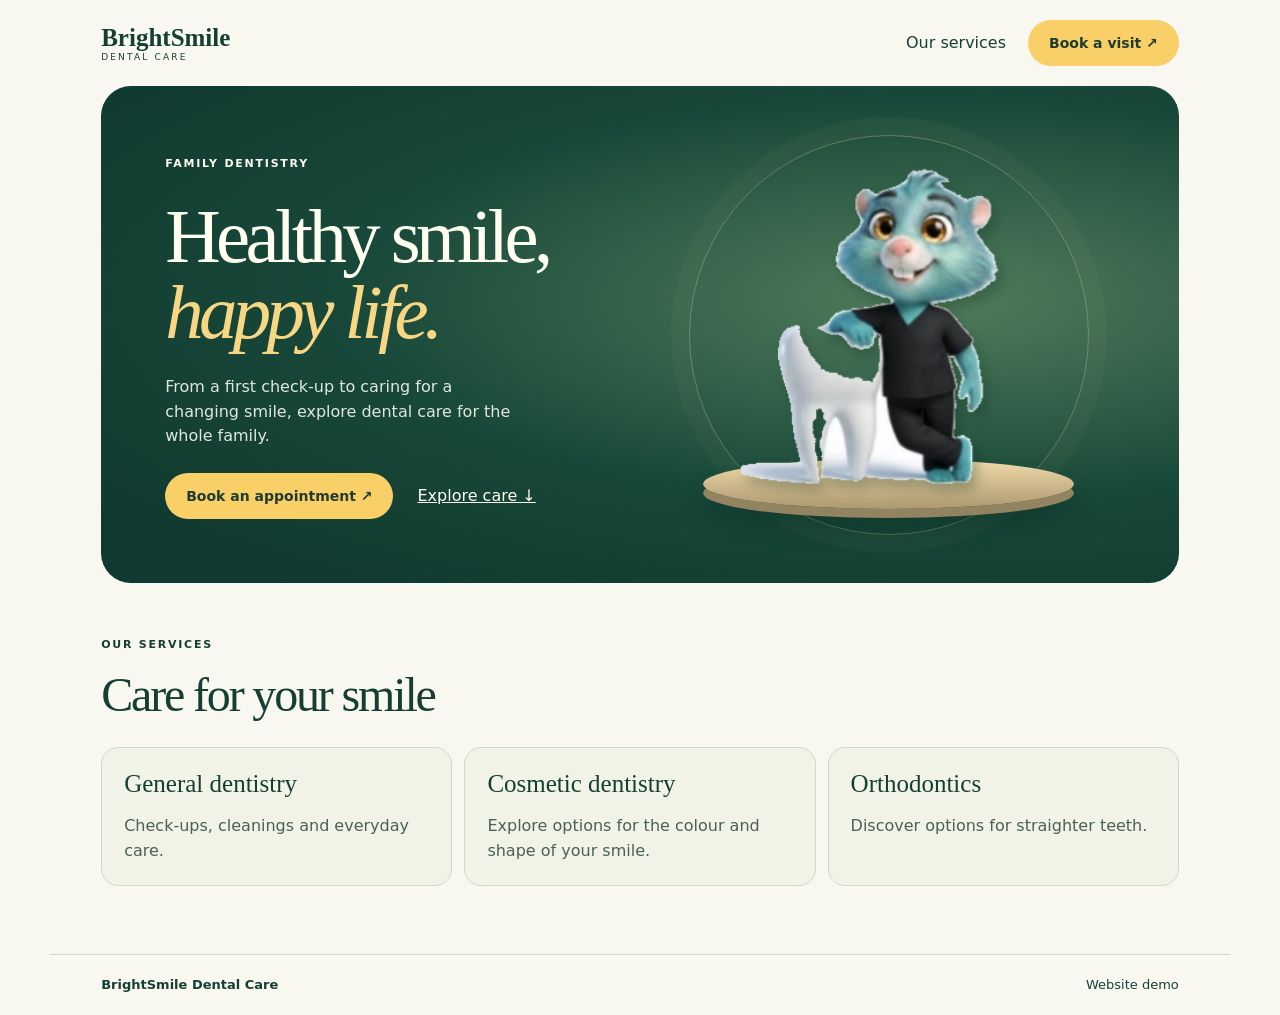
<file: demos/brightsmile/index.html>
<!doctype html>
<html lang="en"><head><meta charset="utf-8"><meta name="viewport" content="width=device-width,initial-scale=1"><meta name="robots" content="noindex"><meta name="theme-color" content="#123e35"><title>BrightSmile Dental Care · Homepage demo</title>
<style>
*{box-sizing:border-box}body{margin:0;background:#f9f8f0;color:#163f34;font:16px/1.55 system-ui,sans-serif}header,main,footer{max-width:1180px;margin:auto;padding:20px clamp(18px,4vw,58px)}header,nav,.actions,footer{display:flex;align-items:center;gap:24px;justify-content:space-between}header{min-height:80px}a{color:inherit}header a, .button{text-decoration:none}header strong{font: bold 25px Georgia,serif}header small{display:block;font:9px system-ui;letter-spacing:.24em}nav{gap:22px}button,.button{cursor:pointer;font:600 14px system-ui;background:#f9cf67;border:0;color:#203b30;border-radius:30px;padding:15px 21px}main{padding-top:0}.hero{background:radial-gradient(ellipse at 77% 43%,#527d5c,#184839 50%,#10392f 90%);color:ivory;border-radius:30px;display:grid;grid-template-columns:1.1fr 1fr;align-items:center;padding:clamp(28px,5vw,65px);overflow:hidden;min-height:440px}.eyebrow{font-size:11px;letter-spacing:.16em;text-transform:uppercase;font-weight:650}.hero h1{font:500 clamp(50px,6vw,84px)/.99 Georgia,serif;letter-spacing:-.06em;margin:24px 0}.hero em{color:#f7d784;font-weight:normal}.hero p{max-width:350px;color:#e0e8dc}.actions{justify-content:flex-start;flex-wrap:wrap;margin-top:24px}.scene{position:relative;display:grid;place-items:center;isolation:isolate;perspective:720px}.scene:before{content:'';position:absolute;width:88%;aspect-ratio:1;border:1px solid #dcd4a854;border-radius:50%;box-shadow:0 0 0 18px #eadbaa08;z-index:-1}.scene:after{content:'';position:absolute;bottom:-2%;width:82%;height:15%;border-radius:50%;background:linear-gradient(#f1dbab,#ad996f);box-shadow:0 9px 0 #928461,0 20px 24px #08271f66;z-index:-1}.scene img{width:min(86%,295px);transform:rotateY(var(--turn,0deg));transition:transform .2s;filter:drop-shadow(5px 8px 6px #0b291e45)}h2{font:500 clamp(32px,4vw,48px)/1.14 Georgia,serif;letter-spacing:-.045em;margin:12px 0 24px}.care{margin:48px 0}.grid{display:grid;grid-template-columns:repeat(3,1fr);gap:12px}article{border:1px solid #d2d8c6;border-radius:17px;padding:22px;background:#f1f3e7}article h3{font:25px Georgia;margin:0}article p{margin-bottom:0;color:#4b6056}footer{border-top:1px solid #d2d8c6;font-size:13px}dialog{border:0;border-radius:20px;color:#163f34;padding:30px;max-width:min(410px,90vw)}dialog::backdrop{background:#0c271f99}@media(max-width:670px){.hero{grid-template-columns:1fr;gap:30px}.scene img{width:170px}.scene:before{width:180px}.scene:after{width:200px}.grid{grid-template-columns:1fr}nav a{display:none}header{gap:8px}.hero h1{font-size:54px}.hero{padding-bottom:35px}.actions{margin-top:18px}.care{margin:32px 0}}@media(prefers-reduced-motion:reduce){.scene img{transform:none;transition:none}}
</style></head><body><header><strong>BrightSmile<small>DENTAL CARE</small></strong><nav><a href="#care">Our services</a><button data-book>Book a visit ↗</button></nav></header><main><section class="hero"><div><span class="eyebrow">Family dentistry</span><h1>Healthy smile,<br><em>happy life.</em></h1><p>From a first check-up to caring for a changing smile, explore dental care for the whole family.</p><div class="actions"><button data-book>Book an appointment ↗</button><a href="#care">Explore care ↓</a></div></div><div class="scene"><img alt="BrightSmile’s teal mascot in black scrubs leaning on a tooth" src="[data-uri]"></div></section><section class="care" id="care"><span class="eyebrow">Our services</span><h2>Care for your smile</h2><div class="grid"><article><h3>General dentistry</h3><p>Check-ups, cleanings and everyday care.</p></article><article><h3>Cosmetic dentistry</h3><p>Explore options for the colour and shape of your smile.</p></article><article><h3>Orthodontics</h3><p>Discover options for straighter teeth.</p></article></div></section></main><footer><b>BrightSmile Dental Care</b><span>Website demo</span></footer><dialog aria-labelledby="visit"><h2 id="visit">Book a visit</h2><p>This is a website preview. The live site can link directly to the practice’s booking service.</p><form method="dialog"><button>Close preview</button></form></dialog><script>
const booking=document.querySelector('dialog');
document.querySelectorAll('[data-book]').forEach(button=>button.onclick=()=>booking.showModal());
const scene=document.querySelector('.scene');
scene.onpointermove=event=>{const box=scene.getBoundingClientRect();scene.style.setProperty('--turn',((event.clientX-box.left)/box.width*18-9)+'deg')};
scene.onpointerleave=()=>scene.style.removeProperty('--turn');
</script></body></html>
</file>
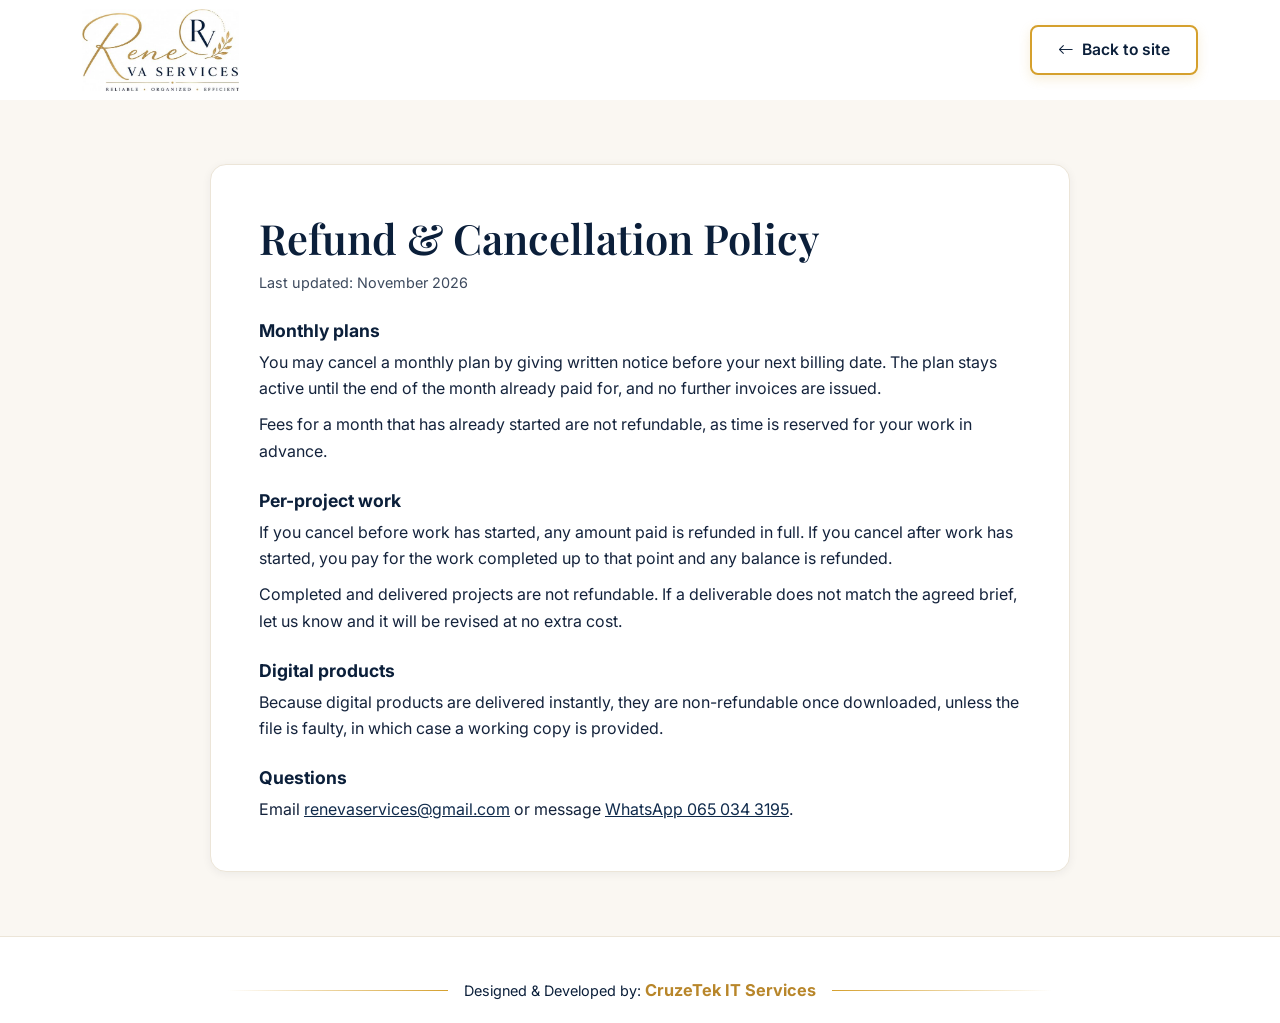
<file: refund-cancellation-policy.html>
<!doctype html>
<html lang="en-ZA">
<head>
  <meta charset="utf-8">
  <meta name="viewport" content="width=device-width, initial-scale=1">
  <title>Refund &amp; Cancellation Policy | Rene VA Services</title>
  <meta name="description" content="Refund and cancellation policy for Rene VA Services monthly plans and per-project work.">
  <link rel="canonical" href="https://renevaservices.co.za/refund-cancellation-policy.html">
  <link rel="icon" type="image/png" href="assets/images/logo.png">
  <link rel="preconnect" href="https://fonts.googleapis.com">
  <link rel="preconnect" href="https://fonts.gstatic.com" crossorigin>
  <link href="https://fonts.googleapis.com/css2?family=Inter:wght@400;500;600;700&family=Playfair+Display:wght@600&display=swap" rel="stylesheet">
  <link rel="stylesheet" href="assets/css/bootstrap.min.css">
  <link rel="stylesheet" href="assets/icons/bootstrap-icons.min.css">
  <link rel="stylesheet" href="assets/css/style.css">
  <link rel="stylesheet" href="assets/css/responsive.css">
</head>
<body>
  <header class="site-header">
    <nav class="navbar" aria-label="Main navigation">
      <div class="container">
        <a class="navbar-brand" href="index.html"><img src="assets/images/logo.png" width="502" height="263" alt="Rene VA Services logo – back to home" class="brand-logo"></a>
        <a href="index.html" class="btn btn-outline-gold"><i class="bi bi-arrow-left" aria-hidden="true"></i> Back to site</a>
      </div>
    </nav>
  </header>
  <main class="legal-page">
    <div class="container">
      <article>
        <h1>Refund &amp; Cancellation Policy</h1>
        <p class="updated">Last updated: November 2026</p>

        <h2>Monthly plans</h2>
        <p>You may cancel a monthly plan by giving written notice before your next billing date. The plan stays active until the end of the month already paid for, and no further invoices are issued.</p>
        <p>Fees for a month that has already started are not refundable, as time is reserved for your work in advance.</p>
        <h2>Per-project work</h2>
        <p>If you cancel before work has started, any amount paid is refunded in full. If you cancel after work has started, you pay for the work completed up to that point and any balance is refunded.</p>
        <p>Completed and delivered projects are not refundable. If a deliverable does not match the agreed brief, let us know and it will be revised at no extra cost.</p>
        <h2>Digital products</h2>
        <p>Because digital products are delivered instantly, they are non-refundable once downloaded, unless the file is faulty, in which case a working copy is provided.</p>
        <h2>Questions</h2>
        <p>Email <a href="mailto:renevaservices@gmail.com">renevaservices@gmail.com</a> or message <a href="https://wa.me/27650343195" target="_blank" rel="noopener noreferrer">WhatsApp 065 034 3195</a>.</p>
      </article>
    </div>
  </main>
  <footer class="site-footer">
    <div class="container">
      <p class="footer-credit">
        <span class="credit-line" aria-hidden="true"></span>
        <span>Designed &amp; Developed by: <a href="https://www.cruzetek.com" target="_blank" rel="noopener noreferrer">CruzeTek IT Services</a></span>
        <span class="credit-line" aria-hidden="true"></span>
      </p>
    </div>
  </footer>
</body>
</html>
</file>
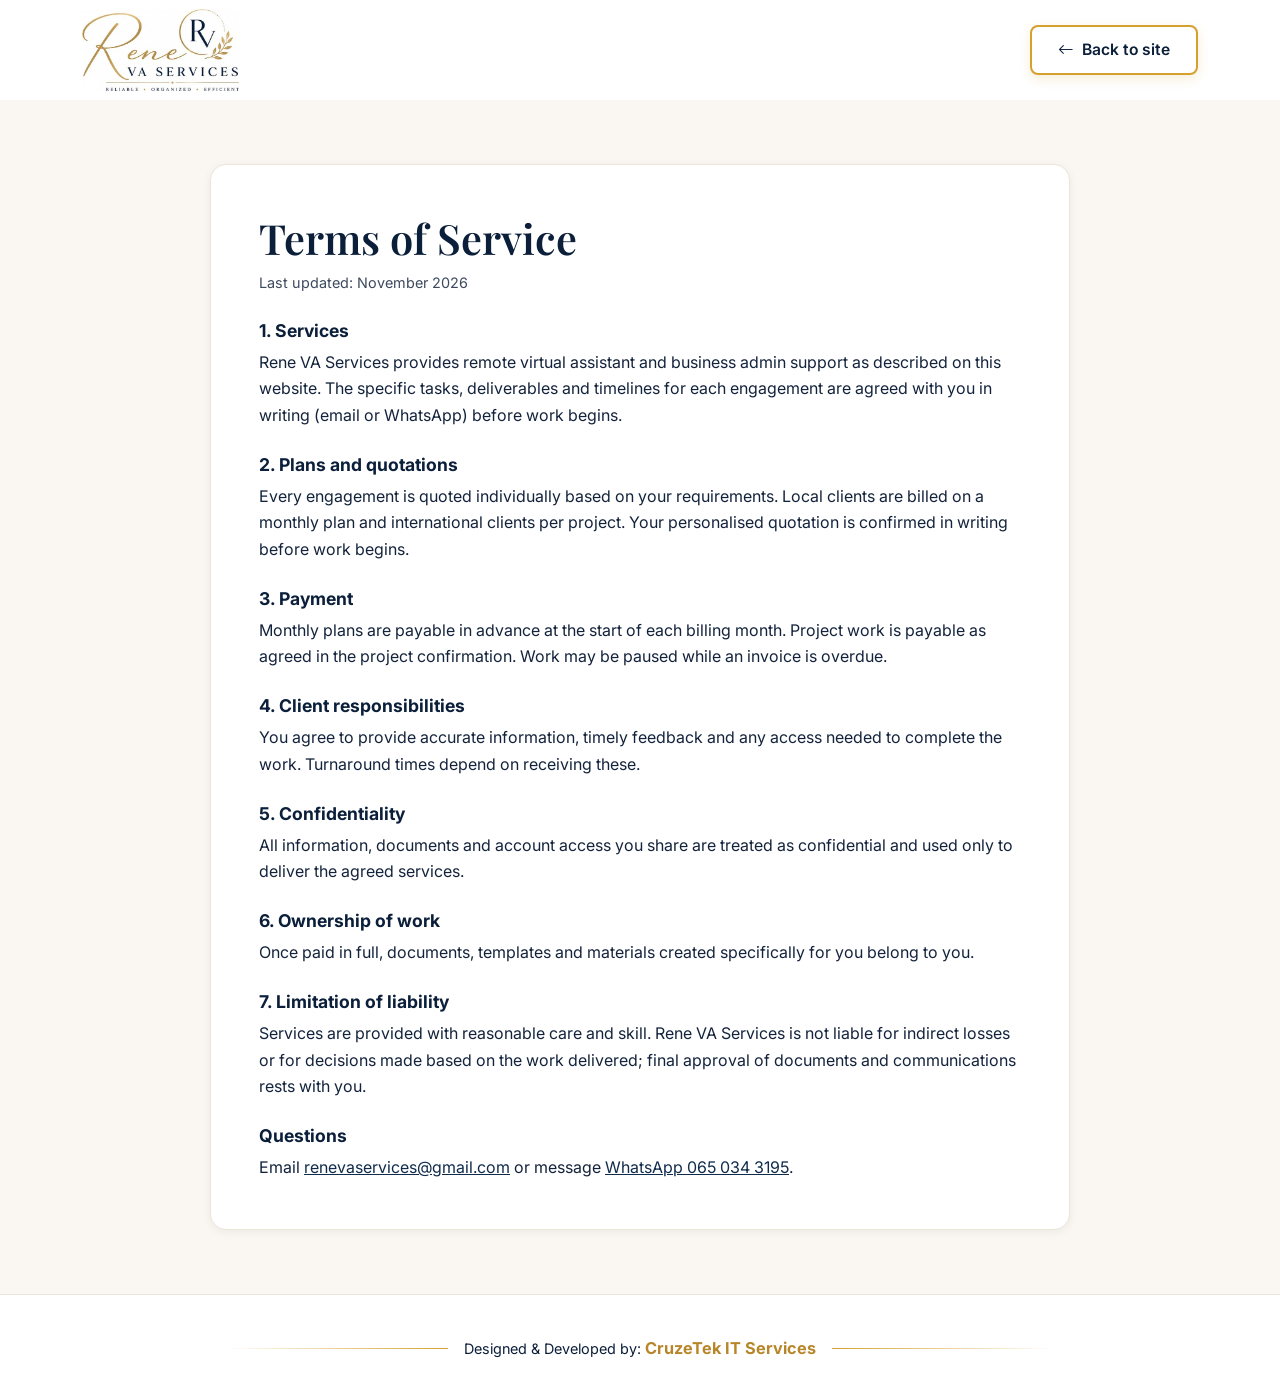
<file: terms-of-service.html>
<!doctype html>
<html lang="en-ZA">
<head>
  <meta charset="utf-8">
  <meta name="viewport" content="width=device-width, initial-scale=1">
  <title>Terms of Service | Rene VA Services</title>
  <meta name="description" content="Terms of Service for virtual assistant and business support provided by Rene VA Services.">
  <link rel="canonical" href="https://renevaservices.co.za/terms-of-service.html">
  <link rel="icon" type="image/png" href="assets/images/logo.png">
  <link rel="preconnect" href="https://fonts.googleapis.com">
  <link rel="preconnect" href="https://fonts.gstatic.com" crossorigin>
  <link href="https://fonts.googleapis.com/css2?family=Inter:wght@400;500;600;700&family=Playfair+Display:wght@600&display=swap" rel="stylesheet">
  <link rel="stylesheet" href="assets/css/bootstrap.min.css">
  <link rel="stylesheet" href="assets/icons/bootstrap-icons.min.css">
  <link rel="stylesheet" href="assets/css/style.css">
  <link rel="stylesheet" href="assets/css/responsive.css">
</head>
<body>
  <header class="site-header">
    <nav class="navbar" aria-label="Main navigation">
      <div class="container">
        <a class="navbar-brand" href="index.html"><img src="assets/images/logo.png" width="502" height="263" alt="Rene VA Services logo – back to home" class="brand-logo"></a>
        <a href="index.html" class="btn btn-outline-gold"><i class="bi bi-arrow-left" aria-hidden="true"></i> Back to site</a>
      </div>
    </nav>
  </header>
  <main class="legal-page">
    <div class="container">
      <article>
        <h1>Terms of Service</h1>
        <p class="updated">Last updated: November 2026</p>

        <h2>1. Services</h2>
        <p>Rene VA Services provides remote virtual assistant and business admin support as described on this website. The specific tasks, deliverables and timelines for each engagement are agreed with you in writing (email or WhatsApp) before work begins.</p>
        <h2>2. Plans and quotations</h2>
        <p>Every engagement is quoted individually based on your requirements. Local clients are billed on a monthly plan and international clients per project. Your personalised quotation is confirmed in writing before work begins.</p>
        <h2>3. Payment</h2>
        <p>Monthly plans are payable in advance at the start of each billing month. Project work is payable as agreed in the project confirmation. Work may be paused while an invoice is overdue.</p>
        <h2>4. Client responsibilities</h2>
        <p>You agree to provide accurate information, timely feedback and any access needed to complete the work. Turnaround times depend on receiving these.</p>
        <h2>5. Confidentiality</h2>
        <p>All information, documents and account access you share are treated as confidential and used only to deliver the agreed services.</p>
        <h2>6. Ownership of work</h2>
        <p>Once paid in full, documents, templates and materials created specifically for you belong to you.</p>
        <h2>7. Limitation of liability</h2>
        <p>Services are provided with reasonable care and skill. Rene VA Services is not liable for indirect losses or for decisions made based on the work delivered; final approval of documents and communications rests with you.</p>
        <h2>Questions</h2>
        <p>Email <a href="mailto:renevaservices@gmail.com">renevaservices@gmail.com</a> or message <a href="https://wa.me/27650343195" target="_blank" rel="noopener noreferrer">WhatsApp 065 034 3195</a>.</p>
      </article>
    </div>
  </main>
  <footer class="site-footer">
    <div class="container">
      <p class="footer-credit">
        <span class="credit-line" aria-hidden="true"></span>
        <span>Designed &amp; Developed by: <a href="https://www.cruzetek.com" target="_blank" rel="noopener noreferrer">CruzeTek IT Services</a></span>
        <span class="credit-line" aria-hidden="true"></span>
      </p>
    </div>
  </footer>
</body>
</html>
</file>
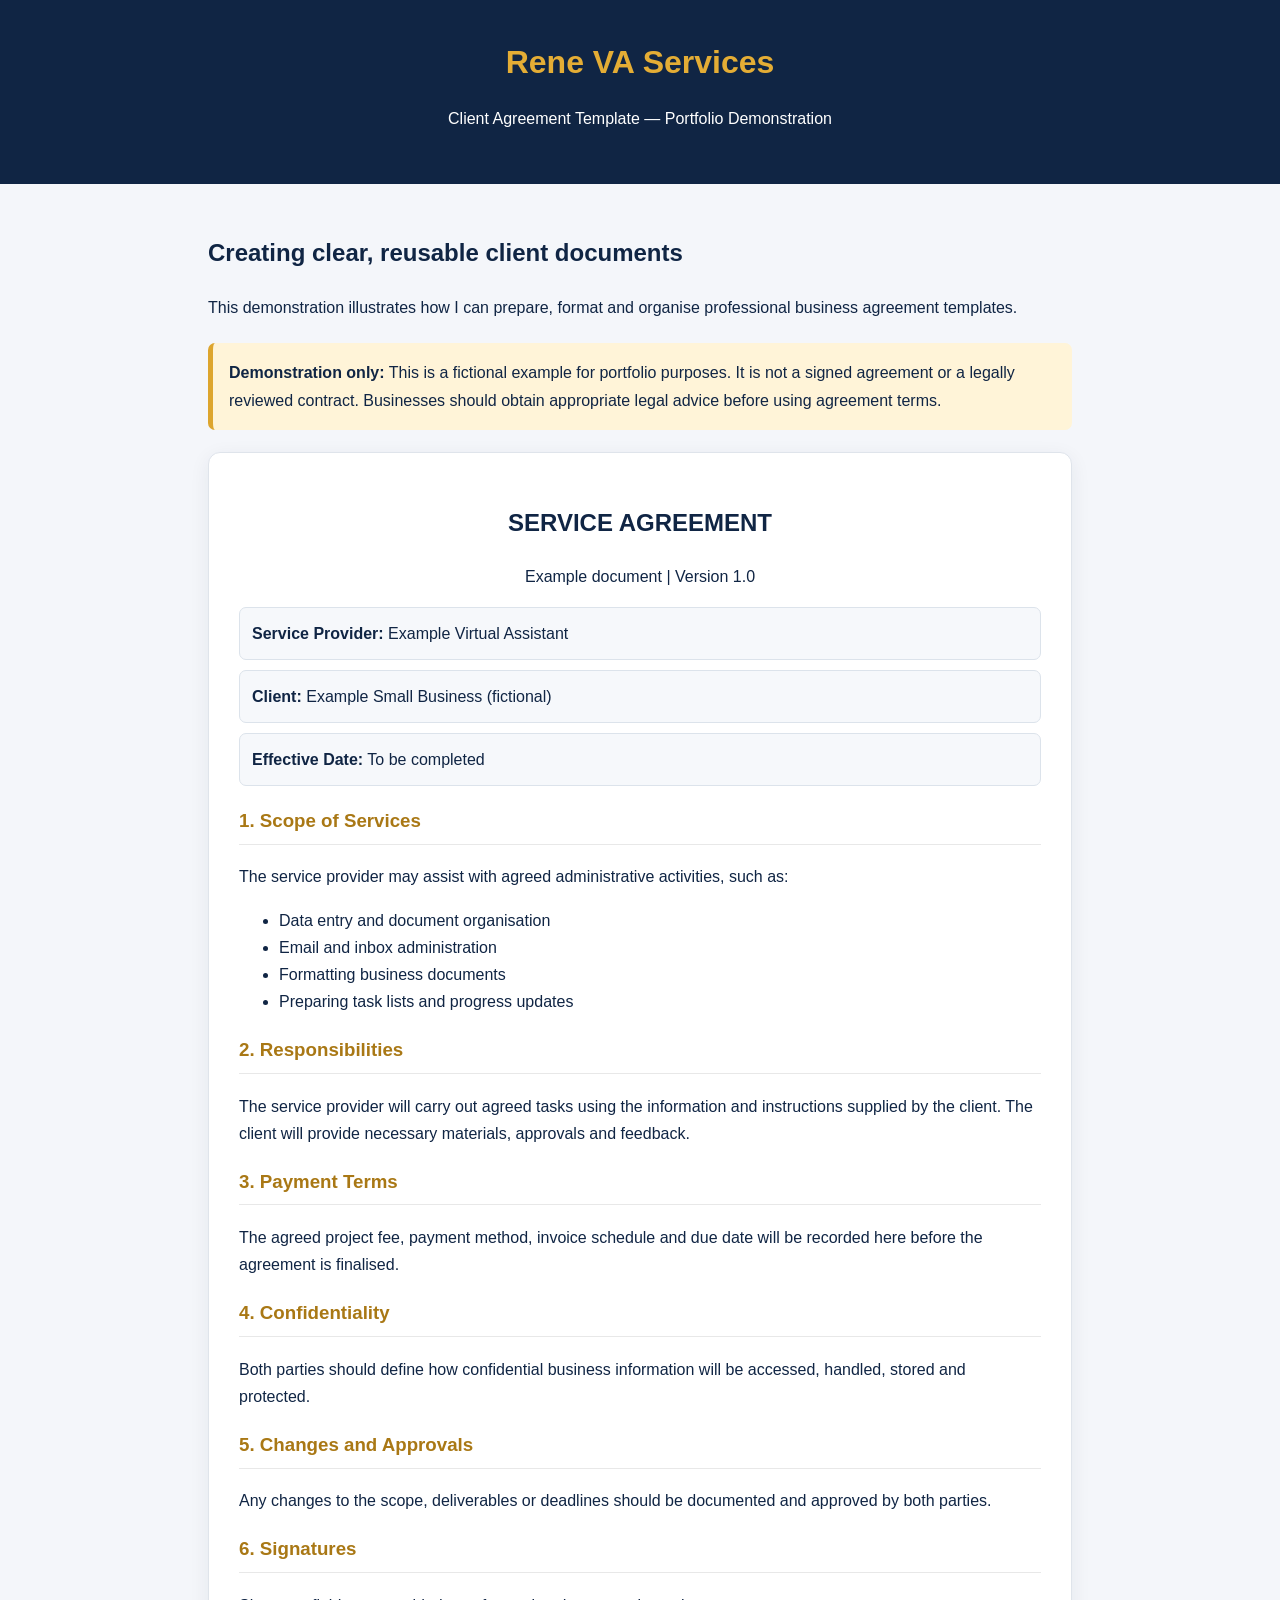
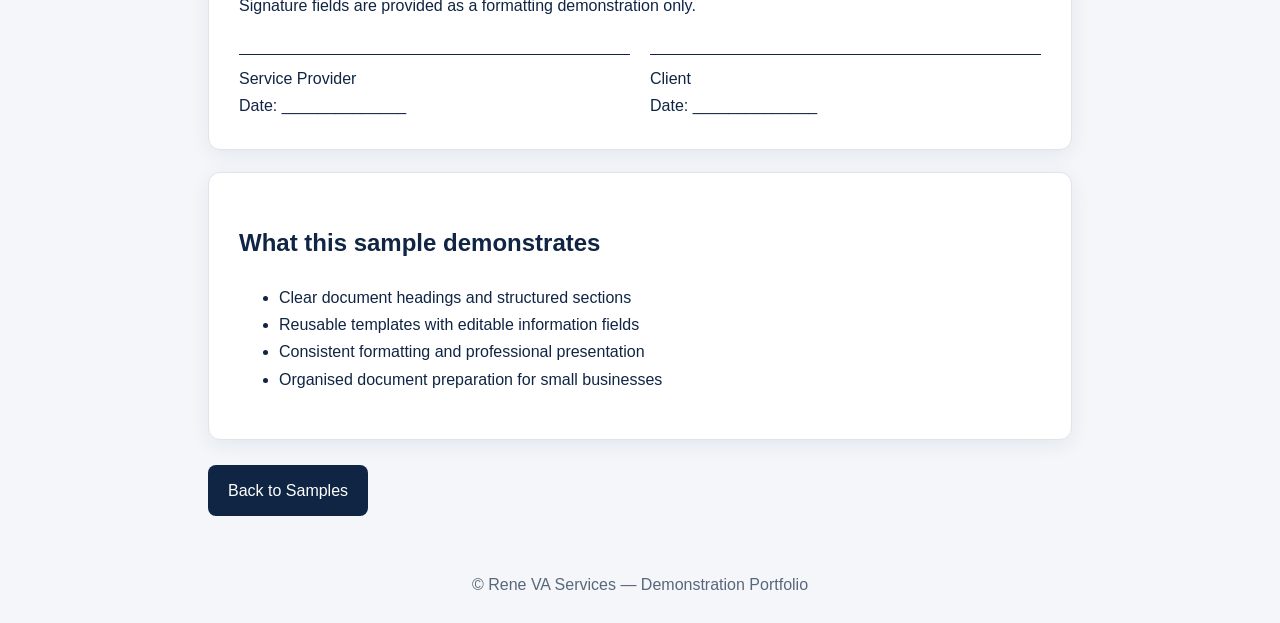
<file: samples/agreement-demo.html>
<!DOCTYPE html>
<html lang="en">
<head>
<meta charset="UTF-8">
<meta name="viewport" content="width=device-width, initial-scale=1">
<title>Client Agreement Demo | Rene VA Services</title>
<style>
*{box-sizing:border-box}
body{margin:0;background:#f4f6fa;color:#102544;font-family:Arial,sans-serif;line-height:1.7}
header{background:#102544;color:white;text-align:center;padding:35px 20px}
header h1{color:#e4ad35;margin:0}
main{max-width:900px;margin:auto;padding:30px 18px}
.notice{background:#fff4d8;border-left:5px solid #dda52d;padding:16px;border-radius:7px;margin:22px 0}
.paper{background:white;border:1px solid #dfe4eb;border-radius:12px;padding:30px;box-shadow:0 5px 20px #10254412}
h2{color:#102544}
h3{color:#a97815;border-bottom:1px solid #e8e8e8;padding-bottom:7px}
.field{background:#f6f8fb;border:1px solid #dce3eb;border-radius:7px;padding:12px;margin:10px 0}
.signatures{display:grid;grid-template-columns:repeat(auto-fit,minmax(220px,1fr));gap:20px;margin-top:35px}
.signature{border-top:1px solid #102544;padding-top:10px}
.button{display:inline-block;background:#102544;color:white;text-decoration:none;padding:12px 20px;border-radius:8px;margin-top:25px}
footer{text-align:center;padding:25px;color:#59677b}
@media(max-width:600px){.paper{padding:18px}}
</style>
</head>
<body>
<header>
<h1>Rene VA Services</h1>
<p>Client Agreement Template — Portfolio Demonstration</p>
</header>
<main>
<h2>Creating clear, reusable client documents</h2>
<p>This demonstration illustrates how I can prepare, format and organise professional business agreement templates.</p>
<div class="notice">
<strong>Demonstration only:</strong> This is a fictional example for portfolio purposes. It is not a signed agreement or a legally reviewed contract. Businesses should obtain appropriate legal advice before using agreement terms.
</div>
<article class="paper">
<h2 style="text-align:center">SERVICE AGREEMENT</h2>
<p style="text-align:center">Example document | Version 1.0</p>
<div class="field"><strong>Service Provider:</strong> Example Virtual Assistant</div>
<div class="field"><strong>Client:</strong> Example Small Business (fictional)</div>
<div class="field"><strong>Effective Date:</strong> To be completed</div>
<h3>1. Scope of Services</h3>
<p>The service provider may assist with agreed administrative activities, such as:</p>
<ul>
<li>Data entry and document organisation</li>
<li>Email and inbox administration</li>
<li>Formatting business documents</li>
<li>Preparing task lists and progress updates</li>
</ul>
<h3>2. Responsibilities</h3>
<p>The service provider will carry out agreed tasks using the information and instructions supplied by the client. The client will provide necessary materials, approvals and feedback.</p>
<h3>3. Payment Terms</h3>
<p>The agreed project fee, payment method, invoice schedule and due date will be recorded here before the agreement is finalised.</p>
<h3>4. Confidentiality</h3>
<p>Both parties should define how confidential business information will be accessed, handled, stored and protected.</p>
<h3>5. Changes and Approvals</h3>
<p>Any changes to the scope, deliverables or deadlines should be documented and approved by both parties.</p>
<h3>6. Signatures</h3>
<p>Signature fields are provided as a formatting demonstration only.</p>
<div class="signatures">
<div class="signature">Service Provider<br>Date: ______________</div>
<div class="signature">Client<br>Date: ______________</div>
</div>
</article>
<section class="paper" style="margin-top:22px">
<h2>What this sample demonstrates</h2>
<ul>
<li>Clear document headings and structured sections</li>
<li>Reusable templates with editable information fields</li>
<li>Consistent formatting and professional presentation</li>
<li>Organised document preparation for small businesses</li>
</ul>
</section>
<a class="button" href="../index.html#samples">Back to Samples</a>
</main>
<footer>© Rene VA Services — Demonstration Portfolio</footer>
</body>
</html>
</file>
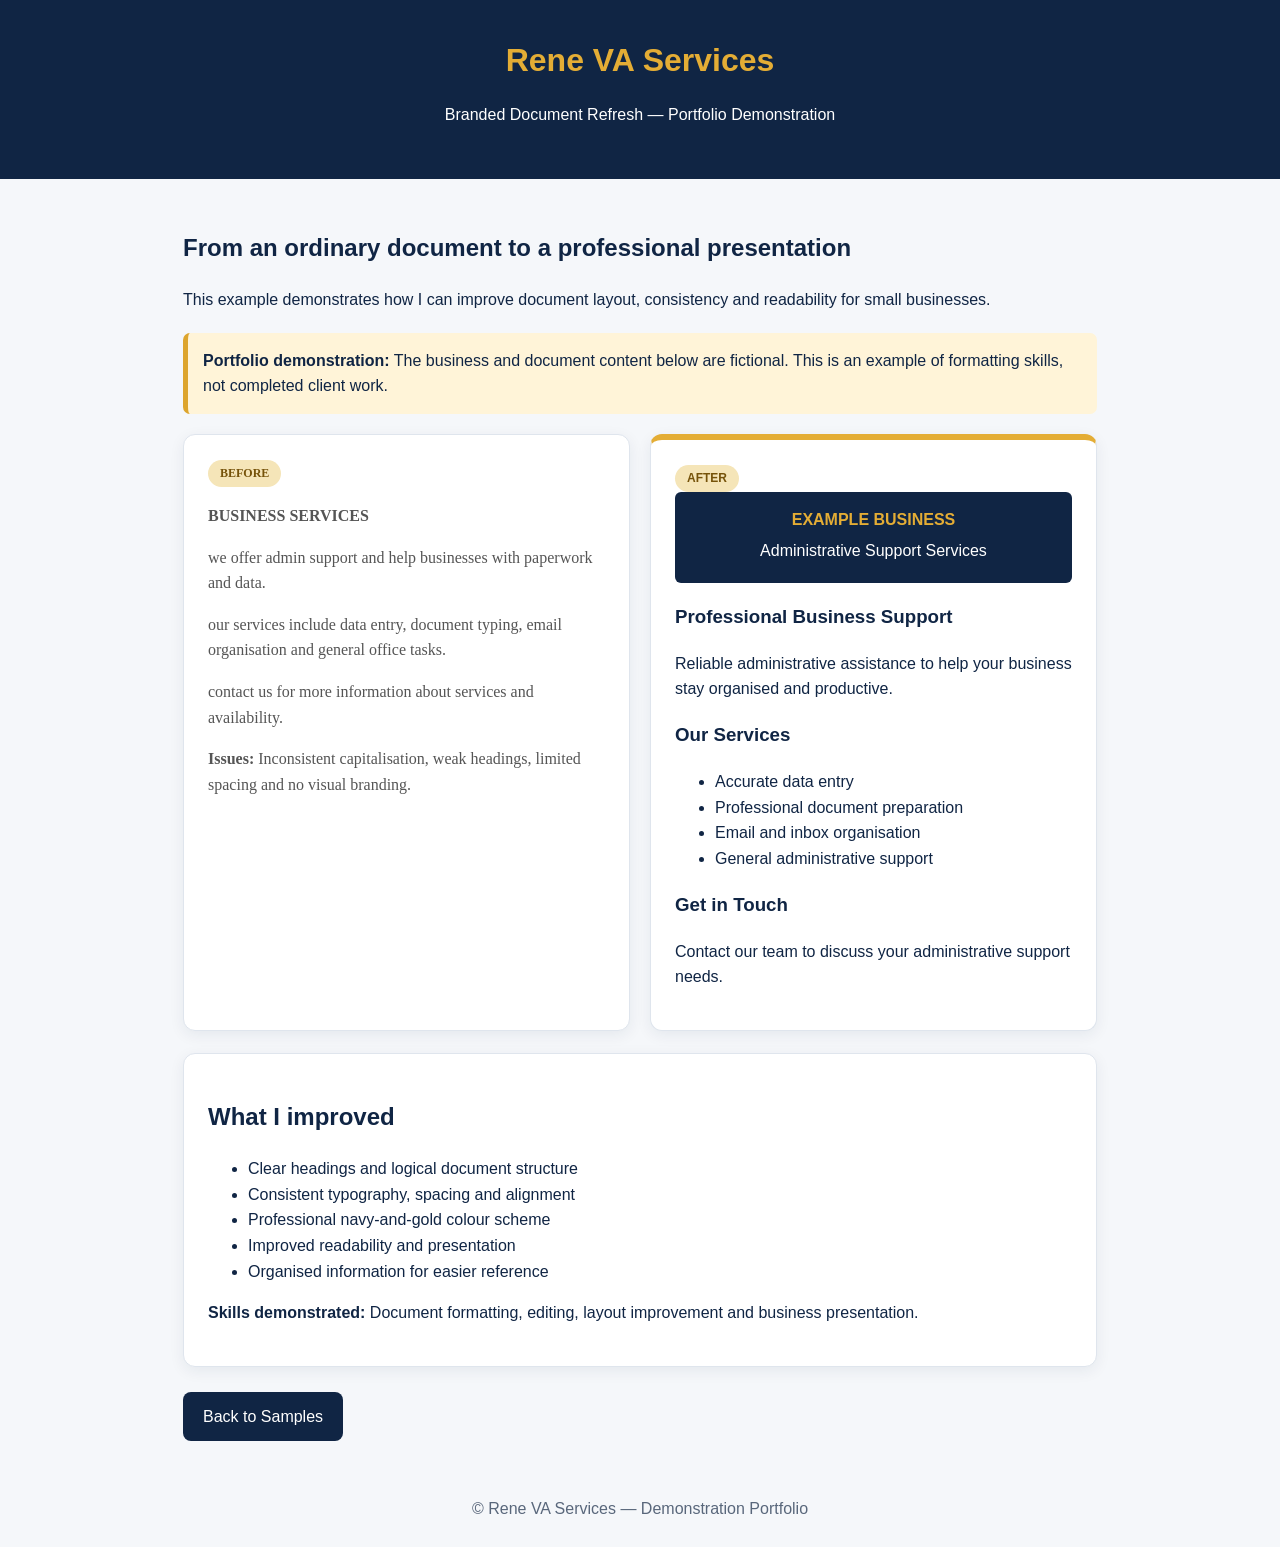
<file: samples/branded-documents-demo.html>
<!DOCTYPE html>
<html lang="en">
<head>
<meta charset="UTF-8">
<meta name="viewport" content="width=device-width, initial-scale=1">
<title>Branded Documents Demo | Rene VA Services</title>
<style>
*{box-sizing:border-box}
body{margin:0;background:#f5f7fa;color:#102544;font-family:Arial,sans-serif;line-height:1.6}
header{background:#102544;color:white;text-align:center;padding:35px 20px}
header h1{color:#e4ad35;margin:0}
main{max-width:950px;margin:auto;padding:30px 18px}
.notice{background:#fff4d8;border-left:5px solid #dda52d;padding:15px;border-radius:7px;margin:20px 0}
.grid{display:grid;grid-template-columns:repeat(auto-fit,minmax(280px,1fr));gap:20px}
.panel{background:white;border:1px solid #dfe5ed;border-radius:12px;padding:24px;box-shadow:0 4px 15px #10254412}
.before{font-family:Georgia,serif;color:#555}
.before h3{font-size:16px;color:#555}
.after{border-top:6px solid #e4ad35}
.after h3{color:#102544}
.brand{background:#102544;color:#e4ad35;padding:15px;text-align:center;border-radius:6px}
.tag{display:inline-block;background:#f5e5b8;color:#76530a;border-radius:20px;padding:4px 12px;font-size:12px;font-weight:bold}
.button{display:inline-block;background:#102544;color:white;text-decoration:none;padding:12px 20px;border-radius:8px;margin-top:25px}
footer{text-align:center;padding:25px;color:#59677b}
</style>
</head>
<body>
<header>
<h1>Rene VA Services</h1>
<p>Branded Document Refresh — Portfolio Demonstration</p>
</header>
<main>
<h2>From an ordinary document to a professional presentation</h2>
<p>This example demonstrates how I can improve document layout, consistency and readability for small businesses.</p>
<div class="notice">
<strong>Portfolio demonstration:</strong> The business and document content below are fictional. This is an example of formatting skills, not completed client work.
</div>
<div class="grid">
<section class="panel before">
<span class="tag">BEFORE</span>
<h3>BUSINESS SERVICES</h3>
<p>we offer admin support and help businesses with paperwork and data.</p>
<p>our services include data entry, document typing, email organisation and general office tasks.</p>
<p>contact us for more information about services and availability.</p>
<p><strong>Issues:</strong> Inconsistent capitalisation, weak headings, limited spacing and no visual branding.</p>
</section>
<section class="panel after">
<span class="tag">AFTER</span>
<div class="brand">
<strong>EXAMPLE BUSINESS</strong>
<p style="margin:5px 0;color:white">Administrative Support Services</p>
</div>
<h3>Professional Business Support</h3>
<p>Reliable administrative assistance to help your business stay organised and productive.</p>
<h3>Our Services</h3>
<ul>
<li>Accurate data entry</li>
<li>Professional document preparation</li>
<li>Email and inbox organisation</li>
<li>General administrative support</li>
</ul>
<h3>Get in Touch</h3>
<p>Contact our team to discuss your administrative support needs.</p>
</section>
</div>
<section class="panel" style="margin-top:22px">
<h2>What I improved</h2>
<ul>
<li>Clear headings and logical document structure</li>
<li>Consistent typography, spacing and alignment</li>
<li>Professional navy-and-gold colour scheme</li>
<li>Improved readability and presentation</li>
<li>Organised information for easier reference</li>
</ul>
<p><strong>Skills demonstrated:</strong> Document formatting, editing, layout improvement and business presentation.</p>
</section>
<a class="button" href="../index.html#samples">Back to Samples</a>
</main>
<footer>© Rene VA Services — Demonstration Portfolio</footer>
</body>
</html>
</file>
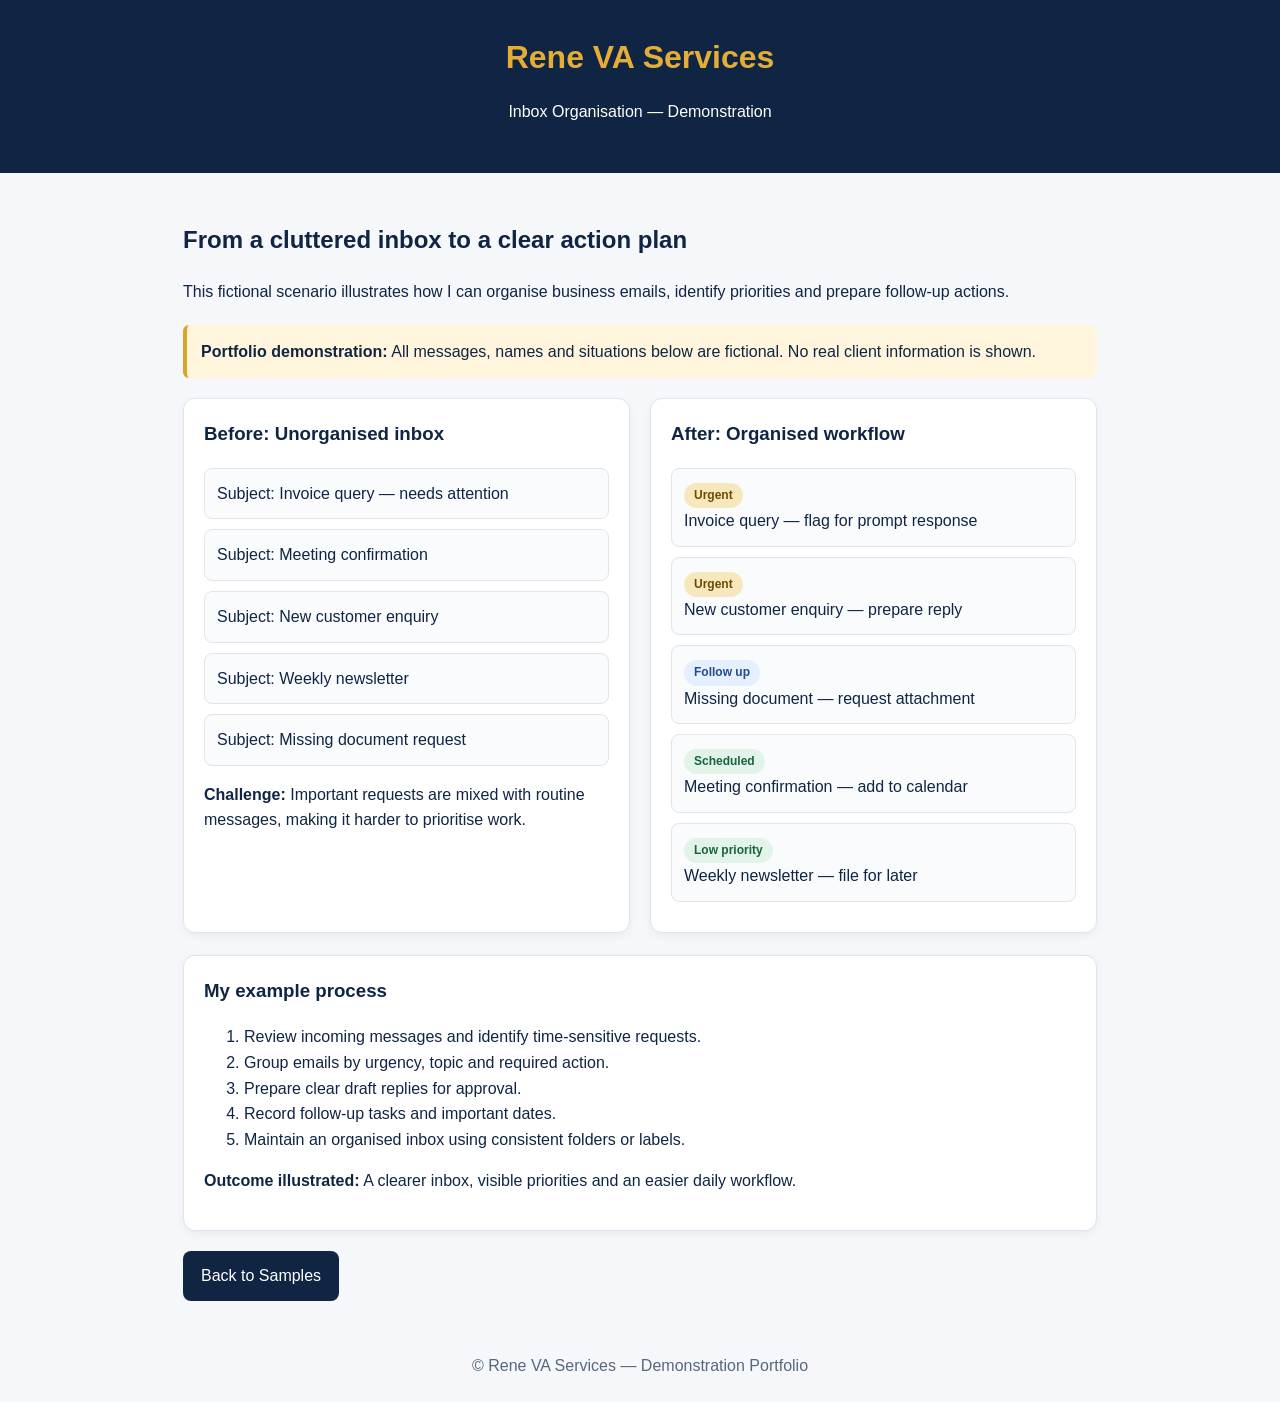
<file: samples/inbox-demo.html>
<!DOCTYPE html>
<html lang="en">
<head>
<meta charset="UTF-8">
<meta name="viewport" content="width=device-width, initial-scale=1">
<title>Inbox Organisation Demo | Rene VA Services</title>
<style>
*{box-sizing:border-box}body{margin:0;background:#f5f7fa;color:#102544;font-family:Arial,sans-serif;line-height:1.6}
header{background:#102544;color:white;padding:32px 20px;text-align:center}header h1{margin:0;color:#e4ad35}
main{max-width:950px;margin:auto;padding:28px 18px}
.notice{background:#fff5dd;border-left:4px solid #dca329;padding:14px;margin:20px 0;border-radius:6px}
.grid{display:grid;grid-template-columns:repeat(auto-fit,minmax(260px,1fr));gap:20px}
.panel{background:white;border:1px solid #dfe5ed;border-radius:12px;padding:20px;box-shadow:0 3px 10px #1025440d}
h2{color:#102544}h3{margin-top:0}
.email{padding:12px;margin:10px 0;border:1px solid #e0e5ed;border-radius:8px;background:#fafbfd}
.tag{display:inline-block;border-radius:20px;padding:3px 10px;font-size:12px;font-weight:bold;background:#f6e7bd;color:#6e4b00}
.green{background:#e2f3e9;color:#17653c}.blue{background:#e5efff;color:#214e8b}
a.button{display:inline-block;background:#102544;color:white;text-decoration:none;padding:12px 18px;border-radius:8px;margin-top:20px}
footer{text-align:center;padding:24px;color:#59677b}
</style>
</head>
<body>
<header><h1>Rene VA Services</h1><p>Inbox Organisation — Demonstration</p></header>
<main>
<h2>From a cluttered inbox to a clear action plan</h2>
<p>This fictional scenario illustrates how I can organise business emails, identify priorities and prepare follow-up actions.</p>
<div class="notice"><strong>Portfolio demonstration:</strong> All messages, names and situations below are fictional. No real client information is shown.</div>
<div class="grid">
<section class="panel">
<h3>Before: Unorganised inbox</h3>
<div class="email">Subject: Invoice query — needs attention</div>
<div class="email">Subject: Meeting confirmation</div>
<div class="email">Subject: New customer enquiry</div>
<div class="email">Subject: Weekly newsletter</div>
<div class="email">Subject: Missing document request</div>
<p><strong>Challenge:</strong> Important requests are mixed with routine messages, making it harder to prioritise work.</p>
</section>
<section class="panel">
<h3>After: Organised workflow</h3>
<div class="email"><span class="tag">Urgent</span><br>Invoice query — flag for prompt response</div>
<div class="email"><span class="tag">Urgent</span><br>New customer enquiry — prepare reply</div>
<div class="email"><span class="tag blue">Follow up</span><br>Missing document — request attachment</div>
<div class="email"><span class="tag green">Scheduled</span><br>Meeting confirmation — add to calendar</div>
<div class="email"><span class="tag green">Low priority</span><br>Weekly newsletter — file for later</div>
</section>
</div>
<section class="panel" style="margin-top:22px">
<h3>My example process</h3>
<ol>
<li>Review incoming messages and identify time-sensitive requests.</li>
<li>Group emails by urgency, topic and required action.</li>
<li>Prepare clear draft replies for approval.</li>
<li>Record follow-up tasks and important dates.</li>
<li>Maintain an organised inbox using consistent folders or labels.</li>
</ol>
<p><strong>Outcome illustrated:</strong> A clearer inbox, visible priorities and an easier daily workflow.</p>
</section>
<a class="button" href="../index.html#samples">Back to Samples</a>
</main>
<footer>© Rene VA Services — Demonstration Portfolio</footer>
</body>
</html>
</file>
<file: assets/css/style.css>
/* ==========================================================================
   Rene VA Services – main stylesheet
   Base / layout styles. Breakpoint overrides live in responsive.css.
   ========================================================================== */

/* ---------- Design tokens ---------- */
:root {
  --navy: #0B1F3A;
  --navy-2: #102B4C;
  --gold: #D5A02D;
  --gold-dark: #B8862A;
  --gold-light: #F3D48A;
  --white: #FFFFFF;
  --cream: #FAF7F2;
  --cream-2: #F6EFE2;
  --text: #14233C;
  --muted: #3D4A5E;
  --border: #ECE5D8;

  --font-serif: "Playfair Display", Georgia, "Times New Roman", serif;
  --font-sans: "Inter", system-ui, -apple-system, "Segoe UI", Roboto, Arial, sans-serif;
  --font-script: "Great Vibes", "Brush Script MT", cursive;

  --radius-sm: 8px;
  --radius: 12px;
  --radius-lg: 16px;
  --shadow-sm: 0 2px 10px rgba(11, 31, 58, .06);
  --shadow: 0 8px 26px rgba(11, 31, 58, .08);
  --shadow-lg: 0 16px 40px rgba(11, 31, 58, .14);
  --gold-gradient: linear-gradient(135deg, #F3D48A 0%, #D5A02D 55%, #B8862A 100%);
  --ease: cubic-bezier(.2, .7, .2, 1);
  --header-h: 84px;
  /* compact (scrolled) header height, used for anchor offsets */
}

/* ---------- Base ---------- */
html {
  scroll-behavior: smooth;
  scroll-padding-top: var(--header-h);
}

body {
  font-family: var(--font-sans);
  color: var(--text);
  background: var(--white);
  font-size: 1rem;
  line-height: 1.55;
  overflow-x: hidden;
  -webkit-font-smoothing: antialiased;
}

img {
  max-width: 100%;
  height: auto;
  display: block;
}

a {
  color: var(--navy-2);
}

h1,
h2,
h3,
h4 {
  color: var(--navy);
}

p {
  margin-bottom: 0;
}

:focus-visible {
  outline: 3px solid var(--gold);
  outline-offset: 3px;
  border-radius: 4px;
}

.skip-link {
  position: absolute;
  left: 1rem;
  top: -100px;
  z-index: 2000;
  background: var(--navy);
  color: var(--white);
  padding: .6rem 1rem;
  border-radius: var(--radius-sm);
  text-decoration: none;
  transition: top .2s;
}

.skip-link:focus {
  top: 1rem;
  color: var(--white);
}

.section-pad {
  padding-block: clamp(2.5rem, 5vw, 4rem);
}

.section-pad-sm {
  padding-block: clamp(2rem, 3.5vw, 2.75rem);
}

/* Eyebrow label */
.eyebrow {
  display: inline-block;
  font-size: clamp(.78rem, .72rem + .25vw, .92rem);
  font-weight: 600;
  letter-spacing: .14em;
  text-transform: uppercase;
  color: var(--navy);
  border-left: 3px solid var(--gold);
  padding-left: .8rem;
  margin-bottom: 1rem;
  line-height: 1.2;
}

.eyebrow-light {
  color: var(--gold-light);
  border-left: 0;
  padding-left: 0;
  margin-bottom: .35rem;
}

/* Section title flanked by gold lines */
.section-title {
  font-family: var(--font-serif);
  font-weight: 600;
  font-size: clamp(1.75rem, 1.3rem + 1.6vw, 2.5rem);
  letter-spacing: -.01em;
  text-align: center;
  margin-bottom: clamp(1.25rem, 2.5vw, 1.75rem);
}

.section-title.lined {
  display: flex;
  align-items: center;
  gap: clamp(1rem, 3vw, 2.5rem);
}

.section-title.lined::before,
.section-title.lined::after {
  content: "";
  flex: 1 1 0;
  height: 2px;
  max-width: 250px;
  background: linear-gradient(90deg, transparent, var(--gold));
}

.section-title.lined::before {
  margin-left: auto;
}

.section-title.lined::after {
  background: linear-gradient(90deg, var(--gold), transparent);
  margin-right: auto;
}

.section-title.lined span {
  flex: 0 1 auto;
}

.section-sub {
  text-align: center;
  color: var(--muted);
  font-size: .95rem;
  margin: -.9rem 0 1.75rem;
}

.section-sub .sep {
  color: var(--gold);
  margin: 0 .6rem;
}

/* ---------- Buttons ---------- */
.btn {
  --bs-btn-padding-x: 1.6rem;
  --bs-btn-padding-y: .72rem;
  font-weight: 600;
  font-size: .98rem;
  border-radius: var(--radius-sm);
  display: inline-flex;
  align-items: center;
  justify-content: center;
  gap: .55rem;
  min-height: 48px;
  transition: transform .25s var(--ease), box-shadow .25s var(--ease), background-color .25s, color .25s, border-color .25s;
}

.btn i {
  transition: transform .25s var(--ease);
}

.btn:hover i {
  transform: translateX(3px);
}

.btn-navy {
  background: var(--navy);
  color: var(--white);
  border: 2px solid var(--navy);
  box-shadow: 0 6px 16px rgba(11, 31, 58, .22);
}

.btn-navy:hover,
.btn-navy:focus-visible {
  background: var(--navy-2);
  border-color: var(--navy-2);
  color: var(--white);
  transform: translateY(-2px);
  box-shadow: 0 10px 22px rgba(11, 31, 58, .28);
}

.btn-outline-gold {
  background: var(--white);
  color: var(--navy);
  border: 2px solid var(--gold);
  box-shadow: 0 4px 12px rgba(213, 160, 45, .18);
}

.btn-outline-gold:hover,
.btn-outline-gold:focus-visible {
  background: var(--cream-2);
  color: var(--navy);
  border-color: var(--gold-dark);
  transform: translateY(-2px);
}

.btn-gold {
  background: var(--gold-gradient);
  color: var(--navy);
  border: 0;
  box-shadow: 0 6px 18px rgba(213, 160, 45, .35);
}

.btn-gold:hover,
.btn-gold:focus-visible {
  color: var(--navy);
  filter: brightness(1.05);
  transform: translateY(-2px);
  box-shadow: 0 10px 24px rgba(213, 160, 45, .45);
}

/* ---------- Header / Navbar ---------- */
.site-header {
  position: sticky;
  top: 0;
  z-index: 1030;
  background: var(--white);
  transition: box-shadow .3s var(--ease);
}

.site-header.scrolled {
  box-shadow: 0 6px 20px rgba(11, 31, 58, .09);
}

.site-header .navbar {
  padding-block: .55rem;
}

.navbar-brand {
  padding: 0;
  margin-right: 2rem;
}

.brand-logo {
  width: auto;
  height: 82px;
  transition: height .3s var(--ease);
}

.site-header.scrolled .brand-logo {
  height: 64px;
}

.navbar-nav {
  gap: clamp(.25rem, 1.6vw, 1.9rem);
}

.navbar .nav-link {
  position: relative;
  color: var(--navy);
  font-weight: 500;
  font-size: .98rem;
  padding: .5rem .2rem !important;
  transition: color .2s;
}

.navbar .nav-link::after {
  content: "";
  position: absolute;
  left: 50%;
  bottom: -2px;
  width: 0;
  height: 3px;
  border-radius: 3px;
  background: var(--gold);
  transform: translateX(-50%);
  transition: width .3s var(--ease);
}

.navbar .nav-link:hover,
.navbar .nav-link:focus-visible {
  color: var(--gold-dark);
}

.navbar .nav-link:hover::after {
  width: 60%;
}

.navbar .nav-link.active {
  color: var(--navy);
}

.navbar .nav-link.active::after {
  width: 100%;
}

.navbar .dropdown-toggle::after {
  /* swap Bootstrap caret for icon-like chevron, keep underline via ::before */
  border: 0;
  content: "\F282";
  font-family: "bootstrap-icons";
  font-size: .7rem;
  vertical-align: middle;
  position: static;
  width: auto;
  height: auto;
  background: none;
  transform: none;
  margin-left: .3rem;
}

.navbar .dropdown-toggle::before {
  content: "";
  position: absolute;
  left: 50%;
  bottom: -2px;
  width: 0;
  height: 3px;
  border-radius: 3px;
  background: var(--gold);
  transform: translateX(-50%);
  transition: width .3s var(--ease);
}

.navbar .dropdown-toggle:hover::before {
  width: 60%;
}

.navbar .dropdown-toggle.active::before {
  width: 100%;
}

.dropdown-menu {
  border: 1px solid var(--border);
  border-top: 3px solid var(--gold);
  border-radius: var(--radius);
  box-shadow: var(--shadow-lg);
  padding: .5rem;
  min-width: 290px;
}

.dropdown-item {
  border-radius: var(--radius-sm);
  color: var(--navy);
  font-size: .93rem;
  padding: .5rem .8rem;
}

.dropdown-item:hover,
.dropdown-item:focus {
  background: var(--cream-2);
  color: var(--navy);
}

.dropdown-item:active {
  background: var(--gold);
  color: var(--navy);
}

.navbar-toggler {
  border: 1.5px solid var(--gold);
  border-radius: var(--radius-sm);
  width: 48px;
  height: 44px;
  padding: 0;
  display: flex;
  flex-direction: column;
  justify-content: center;
  align-items: center;
  gap: 5px;
}

.navbar-toggler:focus {
  box-shadow: 0 0 0 3px rgba(213, 160, 45, .35);
}

.toggler-bar {
  display: block;
  width: 22px;
  height: 2px;
  background: var(--navy);
  border-radius: 2px;
  transition: transform .3s var(--ease), opacity .2s;
}

.navbar-toggler[aria-expanded="true"] .toggler-bar:nth-child(1) {
  transform: translateY(7px) rotate(45deg);
}

.navbar-toggler[aria-expanded="true"] .toggler-bar:nth-child(2) {
  opacity: 0;
}

.navbar-toggler[aria-expanded="true"] .toggler-bar:nth-child(3) {
  transform: translateY(-7px) rotate(-45deg);
}

/* ---------- Hero ---------- */
.hero {
  position: relative;
  background: linear-gradient(180deg, #FFFFFF 0%, var(--cream) 100%);
  --hv-w: 56vw;
  /* hero visual width */
  min-height: max(460px, calc(var(--hv-w) * 0.5957));
  /* 660/1108: no crop of the photo */
  display: flex;
  align-items: center;
  padding-block: clamp(2.5rem, 4vw, 3.5rem) clamp(4rem, 6vw, 5.5rem);
  overflow: hidden;
  isolation: isolate;
}

.hero-visual {
  position: absolute;
  top: 0;
  right: 0;
  bottom: 0;
  width: var(--hv-w);
  z-index: -1;
}

.hero-img {
  width: 100%;
  height: 100%;
  object-fit: cover;
  object-position: 30% 50%;
  -webkit-mask-image: linear-gradient(90deg, transparent 0%, #000 22%);
  mask-image: linear-gradient(90deg, transparent 0%, #000 22%);
}

/* Positioned over the frosted area of the photo (percentages of the photo) */
.task-list {
  position: absolute;
  top: 10%;
  left: 15.2%;
  width: 40%;
  height: 50%;
  list-style: none;
  margin: 0;
  padding: 0;
  display: grid;
  grid-template-rows: repeat(4, 1fr);
  gap: 5%;
}

.task-card {
  display: flex;
  align-items: center;
  gap: .8rem;
  background: rgba(255, 255, 255, .94);
  -webkit-backdrop-filter: blur(6px);
  backdrop-filter: blur(6px);
  border: 1px solid rgba(213, 160, 45, .2);
  border-radius: var(--radius-sm);
  padding: .3rem .7rem .3rem 1rem;
  font-size: clamp(.8rem, .6rem + .4vw, 1rem);
  font-weight: 500;
  color: var(--navy);
  box-shadow: 0 6px 18px rgba(11, 31, 58, .10);
}

.task-card>.bi:first-child {
  font-size: 1.25rem;
  color: var(--navy);
}

.task-card span {
  flex: 1;
}

.task-check {
  width: 28px;
  height: 28px;
  border-radius: 50%;
  display: grid;
  place-items: center;
  background: var(--gold-gradient);
  color: var(--white);
  font-size: .95rem;
  flex-shrink: 0;
  box-shadow: 0 2px 6px rgba(184, 134, 42, .35);
}

.hero-copy {
  position: relative;
  z-index: 2;
}

.hero-title {
  font-family: var(--font-serif);
  font-weight: 600;
  font-size: clamp(2.35rem, 1.4rem + 3.4vw, 4.1rem);
  line-height: 1.04;
  letter-spacing: -.02em;
  color: var(--navy);
  margin-bottom: 1.6rem;
}

.hero-title em {
  font-style: italic;
  font-weight: 600;
}

.underline-gold {
  position: relative;
  display: inline-block;
}

.underline-gold::after {
  content: "";
  position: absolute;
  left: 0;
  right: -4%;
  bottom: -.12em;
  height: .2em;
  background: url("data:image/svg+xml,%3Csvg xmlns='http://www.w3.org/2000/svg' viewBox='0 0 300 20' preserveAspectRatio='none'%3E%3Cdefs%3E%3ClinearGradient id='g' x1='0' x2='1'%3E%3Cstop offset='0' stop-color='%23B8862A'/%3E%3Cstop offset='.5' stop-color='%23F3D48A'/%3E%3Cstop offset='1' stop-color='%23D5A02D'/%3E%3C/linearGradient%3E%3C/defs%3E%3Cpath d='M3 14 C 80 4, 200 2, 297 8' stroke='url(%23g)' stroke-width='5' fill='none' stroke-linecap='round'/%3E%3C/svg%3E") no-repeat center / 100% 100%;
}

.hero-lead {
  font-size: clamp(1.02rem, .95rem + .3vw, 1.18rem);
  font-weight: 500;
  color: var(--text);
  margin-bottom: .6rem;
}

.hero-text {
  color: var(--muted);
  font-size: clamp(.95rem, .9rem + .15vw, 1.02rem);
  max-width: 34rem;
  margin-bottom: 1.6rem;
}

.hero-actions {
  display: flex;
  flex-wrap: wrap;
  gap: .9rem 1.4rem;
}

.hero-swoosh {
  position: absolute;
  left: 0;
  bottom: 0;
  width: 100%;
  height: clamp(48px, 7vw, 110px);
  z-index: 1;
  pointer-events: none;
}

/* ---------- About ---------- */
.about {
  --font-body-serif: "Inter", system-ui, -apple-system, "Segoe UI", Roboto, Arial, sans-serif;
  position: relative;
  /* background:
    radial-gradient(60% 70% at 70% 35%, #FFFFFF 0%, rgba(255,255,255,0) 70%),
    linear-gradient(180deg, var(--cream) 0%, #F7F1E6 100%); */
  padding: clamp(3rem, 6vw, 5rem) 0 clamp(5rem, 9vw, 8rem);
  overflow: hidden;
  isolation: isolate;
}

.about-eyebrow {
  display: flex;
  align-items: center;
  gap: 1rem;
  font-family: var(--font-body-serif);
  font-weight: 600;
  font-size: clamp(.95rem, .88rem + .25vw, 1.1rem);
  letter-spacing: .32em;
  text-transform: uppercase;
  color: var(--gold);
  margin-bottom: .6rem;
}

.about-eyebrow::after {
  content: "";
  width: clamp(90px, 14vw, 200px);
  height: 1.5px;
  background: var(--gold);
  opacity: .8;
}

.about-title {
  position: relative;
  display: inline-block;
  font-family: var(--font-serif);
  font-weight: 700;
  font-size: clamp(2.6rem, 1.6rem + 3.4vw, 4.4rem);
  line-height: 1.05;
  letter-spacing: -.01em;
  color: var(--navy);
  margin-bottom: clamp(1.75rem, 3vw, 2.4rem);
}

.about-title::after {
  content: "";
  position: absolute;
  left: 8%;
  right: -6%;
  bottom: -.32em;
  height: .3em;
  background: url("data:image/svg+xml,%3Csvg xmlns='http://www.w3.org/2000/svg' viewBox='0 0 400 24' preserveAspectRatio='none'%3E%3Cdefs%3E%3ClinearGradient id='g' x1='0' x2='1'%3E%3Cstop offset='0' stop-color='%23D5A02D' stop-opacity='0'/%3E%3Cstop offset='.25' stop-color='%23D5A02D'/%3E%3Cstop offset='.7' stop-color='%23F3D48A'/%3E%3Cstop offset='1' stop-color='%23D5A02D' stop-opacity='0'/%3E%3C/linearGradient%3E%3C/defs%3E%3Cpath d='M2 18 C 90 6, 230 2, 398 12 C 250 8, 120 12, 2 20 Z' fill='url(%23g)'/%3E%3C/svg%3E") no-repeat center / 100% 100%;
}

.about-body p {
  font-family: var(--font-body-serif);
  font-size: clamp(.95rem, .9rem + .15vw, 1.02rem);
  line-height: 1.6;
  color: var(--text);
  padding-left: clamp(1.1rem, 2vw, 1.8rem);
  margin-bottom: 1.15rem;
  max-width: 40rem;
}

.about-body .about-lead {
  border-left: 3px solid var(--gold);
}

.signature {
  position: relative;
  display: inline-block;
  font-family: var(--font-script);
  font-size: clamp(2.2rem, 1.7rem + 1.4vw, 2.2rem);
  color: var(--navy);
  margin: .6rem 0 0 clamp(1.1rem, 2vw, 1.8rem);
  line-height: 1.1;
}

.signature::after {
  content: "";
  position: absolute;
  left: 18%;
  right: -18%;
  bottom: -.12em;
  height: .22em;
  background: url("data:image/svg+xml,%3Csvg xmlns='http://www.w3.org/2000/svg' viewBox='0 0 400 24' preserveAspectRatio='none'%3E%3Cdefs%3E%3ClinearGradient id='g' x1='0' x2='1'%3E%3Cstop offset='0' stop-color='%23D5A02D' stop-opacity='0'/%3E%3Cstop offset='.25' stop-color='%23D5A02D'/%3E%3Cstop offset='.7' stop-color='%23F3D48A'/%3E%3Cstop offset='1' stop-color='%23D5A02D' stop-opacity='0'/%3E%3C/linearGradient%3E%3C/defs%3E%3Cpath d='M2 18 C 90 6, 230 2, 398 12 C 250 8, 120 12, 2 20 Z' fill='url(%23g)'/%3E%3C/svg%3E") no-repeat center / 100% 100%;
}

/* Portrait with gold ribbon + monogram badge */
.about-portrait {
  position: relative;
  max-width: 460px;
  margin: 0 auto;
  padding: 1.5rem 1.25rem;
}

.portrait-ribbon {
  position: absolute;
  inset: -2% -6% -10% -7%;
  width: 113%;
  height: 112%;
  z-index: 0;
  pointer-events: none;
  filter: drop-shadow(0 4px 6px rgba(184, 134, 42, .25));
}

.about-portrait img {
  position: relative;
  z-index: 1;
  width: 100%;
  aspect-ratio: 3 / 4;
  object-fit: cover;
  object-position: 40% 30%;
  border: 8px solid var(--white);
  border-radius: 24px;
  box-shadow: 0 22px 50px rgba(11, 31, 58, .18);
}

.portrait-badge {
  position: absolute;
  z-index: 2;
  right: 0;
  bottom: 0;
  width: clamp(84px, 9vw, 120px);
  aspect-ratio: 1;
  border-radius: 50%;
  background: radial-gradient(circle at 35% 30%, var(--navy-2), var(--navy) 70%);
  border: 3px solid var(--gold);
  box-shadow: 0 10px 24px rgba(11, 31, 58, .35), inset 0 0 0 5px var(--navy), inset 0 0 0 6.5px rgba(243, 212, 138, .8);
  display: grid;
  place-items: center;
}

.portrait-badge span {
  font-family: var(--font-serif);
  font-style: italic;
  font-weight: 600;
  font-size: clamp(1.7rem, 1.2rem + 1.3vw, 2.5rem);
  letter-spacing: -.06em;
  background: var(--gold-gradient);
  -webkit-background-clip: text;
  background-clip: text;
  color: transparent;
}

/* Fact cards */
.about-facts {
  list-style: none;
  margin: 0;
  padding: 0;
  display: grid;
  gap: 1.25rem;
}

.fact-card {
  display: flex;
  align-items: center;
  gap: 1.1rem;
  background: rgba(255, 255, 255, .72);
  -webkit-backdrop-filter: blur(6px);
  backdrop-filter: blur(6px);
  border: 1.5px solid rgba(213, 160, 45, .35);
  border-radius: 20px;
  padding: 1.15rem 1.35rem;
  box-shadow: 0 10px 30px rgba(11, 31, 58, .07);
}

.fact-card .bi {
  font-size: 2rem;
  color: var(--gold);
  line-height: 1;
  flex-shrink: 0;
}

.fact-card div {
  border-left: 2.5px solid var(--gold);
  padding-left: 1.1rem;
}

.fact-label {
  display: block;
  font-family: var(--font-body-serif);
  font-weight: 700;
  font-size: .82rem;
  letter-spacing: .18em;
  text-transform: uppercase;
  color: var(--navy);
}

.fact-value {
  display: block;
  font-family: var(--font-body-serif);
  font-size: clamp(.95rem, .9rem + .15vw, 1.02rem);
  color: var(--text);
}

.about-wave {
  position: absolute;
  left: 0;
  bottom: 0;
  width: 100%;
  height: clamp(46px, 6vw, 90px);
  z-index: -1;
  pointer-events: none;
}

/* ---------- Services ---------- */
.services {
  background: var(--white);
  padding-top: clamp(1rem, 2vw, 1.5rem);
}

.service-card {
  height: 100%;
  display: flex;
  gap: 1.15rem;
  align-items: flex-start;
  background: var(--white);
  border: 1px solid var(--border);
  border-radius: var(--radius);
  padding: clamp(1.1rem, 1.6vw, 1.4rem) clamp(1.1rem, 1.8vw, 1.5rem);
  box-shadow: var(--shadow-sm);
  transition: transform .3s var(--ease), box-shadow .3s var(--ease), border-color .3s;
}

.service-card:hover {
  transform: translateY(-5px);
  box-shadow: var(--shadow-lg);
  border-color: rgba(213, 160, 45, .45);
}

.service-icon {
  font-size: 2.1rem;
  line-height: 1;
  color: var(--gold);
  flex-shrink: 0;
  margin-top: .1rem;
}

.service-card h3 {
  font-family: var(--font-sans);
  font-weight: 700;
  font-size: clamp(1rem, .95rem + .2vw, 1.1rem);
  letter-spacing: -.01em;
  margin-bottom: .35rem;
}

.service-card p {
  color: var(--muted);
  font-size: .93rem;
  line-height: 1.5;
}

/* ---------- Digital products banner ---------- */
.digital {
  position: relative;
  background: radial-gradient(120% 140% at 80% 0%, var(--navy-2) 0%, var(--navy) 60%);
  color: var(--white);
  overflow: hidden;
  padding-block: clamp(2.25rem, 4vw, 3rem);
  isolation: isolate;
}

.digital-media {
  position: absolute;
  left: 0;
  top: 0;
  bottom: 0;
  width: 30%;
  z-index: -1;
}

.digital-media img {
  width: 100%;
  height: 100%;
  object-fit: cover;
  object-position: 30% 50%;
  -webkit-mask-image: linear-gradient(90deg, #000 60%, transparent 100%);
  mask-image: linear-gradient(90deg, #000 60%, transparent 100%);
}

.digital-curves {
  position: absolute;
  right: 0;
  top: 0;
  width: 42%;
  height: 100%;
  z-index: -1;
  pointer-events: none;
}

.digital-content {
  margin-left: 30%;
  padding-left: clamp(1.25rem, 3.5vw, 2.5rem);
  border-left: 2px solid var(--gold);
  max-width: 900px;
}

.digital h2 {
  font-family: var(--font-serif);
  font-weight: 500;
  color: var(--white);
  font-size: clamp(1.6rem, 1.15rem + 1.7vw, 2.45rem);
  line-height: 1.15;
  letter-spacing: -.01em;
  margin-bottom: .6rem;
}

.digital p {
  color: rgba(255, 255, 255, .86);
  font-size: clamp(.95rem, .9rem + .15vw, 1.02rem);
}

.digital .btn {
  margin-top: 1.25rem;
}

/* ---------- Samples ---------- */
.samples {
  background: var(--white);
}

.sample-card {
  height: 100%;
  display: flex;
  align-items: stretch;
  background: var(--white);
  border: 1px solid var(--border);
  border-radius: var(--radius);
  overflow: hidden;
  text-decoration: none;
  color: var(--navy);
  box-shadow: var(--shadow-sm);
  transition: transform .3s var(--ease), box-shadow .3s var(--ease), border-color .3s;
}

.sample-card img {
  width: 48%;
  flex-shrink: 0;
  aspect-ratio: 300 / 186;
  object-fit: cover;
  transition: transform .5s var(--ease);
}

.sample-body {
  display: flex;
  flex-direction: column;
  justify-content: center;
  gap: .75rem;
  padding: 1rem 1.1rem;
}

.sample-title {
  font-weight: 700;
  font-size: clamp(.98rem, .92rem + .2vw, 1.1rem);
  line-height: 1.25;
  letter-spacing: -.01em;
}

.arrow-circle {
  width: 32px;
  height: 32px;
  border-radius: 50%;
  border: 1.5px solid var(--gold);
  color: var(--navy);
  display: grid;
  place-items: center;
  font-size: .95rem;
  transition: background .25s, color .25s, transform .25s var(--ease);
}

.sample-card:hover,
.sample-card:focus-visible {
  transform: translateY(-5px);
  box-shadow: var(--shadow-lg);
  border-color: rgba(213, 160, 45, .45);
  color: var(--navy);
}

.sample-card:hover img {
  transform: scale(1.04);
}

.sample-card:hover .arrow-circle,
.sample-card:focus-visible .arrow-circle {
  background: var(--gold);
  color: var(--white);
  transform: translateX(3px);
}

/* ---------- Pricing ---------- */
.pricing {
  background: var(--white);
}

.pricing-groups {
  --bs-gutter-x: 0;
}

.pricing-group {
  padding-inline: clamp(.75rem, 1.8vw, 1.75rem);
}

.pricing-group+.pricing-group {
  border-left: 2px solid transparent;
  border-image: linear-gradient(180deg, transparent, var(--gold) 15%, var(--gold) 85%, transparent) 1;
}

.group-head {
  display: flex;
  gap: .8rem;
  align-items: flex-start;
  margin-bottom: 1rem;
}

.group-head h3 {
  font-family: var(--font-sans);
  font-size: clamp(.98rem, .93rem + .2vw, 1.08rem);
  font-weight: 700;
  margin-bottom: .2rem;
  letter-spacing: -.01em;
}

.group-head p {
  font-size: .84rem;
  color: var(--muted);
}

.flag-za {
  flex-shrink: 0;
  border-radius: 50%;
  box-shadow: 0 0 0 1px rgba(0, 0, 0, .08);
}

.group-globe {
  font-size: 1.85rem;
  line-height: 1;
  color: var(--navy);
  flex-shrink: 0;
}

.price-card {
  height: 100%;
  display: flex;
  flex-direction: column;
  background: var(--white);
  border: 1px solid var(--border);
  border-radius: var(--radius);
  padding: 1.1rem 1rem 1.2rem;
  box-shadow: var(--shadow-sm);
  transition: transform .3s var(--ease), box-shadow .3s var(--ease);
}

.price-card:hover {
  transform: translateY(-4px);
  box-shadow: var(--shadow);
}

.price-card.featured {
  background: linear-gradient(180deg, #FCF3DD 0%, #FBF4E6 100%);
  border-color: rgba(213, 160, 45, .45);
}

.price-card h4 {
  font-family: var(--font-sans);
  font-size: 1rem;
  font-weight: 700;
  margin-bottom: .55rem;
}

.price-card .per {
  font-size: .78rem;
  font-weight: 600;
  letter-spacing: .06em;
  text-transform: uppercase;
  color: var(--gold-dark);
  margin-bottom: .9rem;
  position: relative;
  padding-bottom: .9rem;
}

.price-card .per::after {
  content: "";
  position: absolute;
  left: 0;
  bottom: 0;
  width: 42px;
  height: 2px;
  background: var(--gold);
  border-radius: 2px;
}

.price-card .desc {
  font-size: .84rem;
  color: var(--text);
  line-height: 1.45;
  margin-bottom: 1.1rem;
}

.btn-quote {
  --bs-btn-padding-x: .5rem;
  --bs-btn-padding-y: .5rem;
  white-space: nowrap;
  margin-top: auto;
  width: 100%;
  min-height: 44px;
  font-size: .86rem;
  background: var(--white);
  color: var(--navy);
  border: 1.5px solid var(--gold);
}

.btn-quote:hover,
.btn-quote:focus-visible {
  background: var(--navy);
  border-color: var(--navy);
  color: var(--white);
}

.price-card.featured .btn-quote {
  background: var(--gold-gradient);
  border-color: transparent;
  color: var(--navy);
}

.price-card.featured .btn-quote:hover,
.price-card.featured .btn-quote:focus-visible {
  background: var(--navy);
  color: var(--white);
}

.quote-cta {
  display: flex;
  align-items: center;
  justify-content: center;
  flex-wrap: wrap;
  gap: 1rem 2rem;
  margin-top: clamp(1.75rem, 3vw, 2.5rem);
  padding: clamp(1.1rem, 2vw, 1.4rem) clamp(1.1rem, 3vw, 2rem);
  background: var(--cream);
  border: 1px solid var(--border);
  border-left: 3px solid var(--gold);
  border-radius: var(--radius);
}

.quote-cta p {
  max-width: 40rem;
  color: var(--text);
  font-size: clamp(.95rem, .9rem + .15vw, 1.02rem);
}

/* ---------- Contact ---------- */
.contact {
  background: var(--white);
}

.contact-band {
  position: relative;
  display: grid;
  grid-template-columns: minmax(0, 1.15fr) minmax(0, 1fr);
  align-items: center;
  background: var(--cream-2);
  min-height: 150px;
  overflow: hidden;
  isolation: isolate;
}

.contact-band::before {
  /* navy panel with slanted gold edge */
  content: "";
  position: absolute;
  inset: 0 auto 0 0;
  width: 58%;
  background: linear-gradient(120deg, var(--navy) 0%, var(--navy-2) 100%);
  clip-path: polygon(0 0, 100% 0, 88% 100%, 0 100%);
  z-index: -1;
}

.contact-band::after {
  content: "";
  position: absolute;
  inset: 0 auto 0 0;
  width: 58.6%;
  background: var(--gold-gradient);
  clip-path: polygon(98.9% 0, 100% 0, 88.6% 100%, 87.6% 100%);
  z-index: -1;
}

.contact-cta {
  padding: clamp(1.75rem, 3vw, 2.25rem) clamp(1rem, 4vw, 2rem) clamp(1.75rem, 3vw, 2.25rem) max(1rem, calc((100vw - 1320px) / 2 + .75rem));
  color: var(--white);
}

.contact-cta h2 {
  font-family: var(--font-serif);
  font-style: italic;
  font-weight: 500;
  font-size: clamp(1.8rem, 1.3rem + 1.8vw, 2.75rem);
  color: var(--white);
  letter-spacing: -.01em;
  margin-bottom: .45rem;
}

.contact-cta p {
  color: rgba(255, 255, 255, .88);
  font-size: clamp(.92rem, .88rem + .15vw, 1rem);
  max-width: 34rem;
}

.contact-details {
  display: flex;
  align-items: center;
  justify-content: center;
  flex-wrap: wrap;
  gap: .9rem 1.5rem;
  padding: 1.5rem clamp(1rem, 3vw, 2rem);
}

.contact-link {
  display: inline-flex;
  align-items: center;
  gap: .65rem;
  color: var(--navy);
  font-weight: 600;
  text-decoration: none;
  font-size: clamp(.95rem, .9rem + .15vw, 1.05rem);
  padding: .4rem 0;
  min-height: 44px;
  transition: color .2s;
}

.contact-link i {
  font-size: 1.6rem;
  color: var(--navy);
  transition: color .2s, transform .25s var(--ease);
}

.contact-link:hover,
.contact-link:focus-visible {
  color: var(--gold-dark);
}

.contact-link:hover i {
  color: var(--gold-dark);
  transform: scale(1.08);
}

.contact-sep {
  width: 2px;
  height: 32px;
  background: var(--gold);
}

/* ---------- Footer ---------- */
.site-footer {
  background: var(--white);
  padding: 1.5rem 0 1.25rem;
  border-top: 1px solid var(--border);
}

.footer-main {
  display: flex;
  align-items: center;
  justify-content: space-between;
  gap: 1.5rem;
  flex-wrap: wrap;
}

.footer-logo img {
  height: 74px;
  width: auto;
}

.footer-nav,
.footer-legal {
  display: flex;
  flex-wrap: wrap;
  align-items: center;
  gap: .4rem 1.6rem;
}

.footer-legal {
  gap: .4rem .9rem;
  padding-left: 1.5rem;
  border-left: 2px solid var(--gold);
}

.footer-legal span {
  color: var(--gold);
}

.site-footer a {
  color: var(--navy);
  text-decoration: none;
  font-size: .9rem;
  font-weight: 500;
  transition: color .2s;
}

.site-footer a:hover,
.site-footer a:focus-visible {
  color: var(--gold-dark);
}

.footer-legal a {
  font-size: .85rem;
}

.footer-credit {
  display: flex;
  align-items: center;
  justify-content: center;
  gap: 1rem;
  margin-top: 1.1rem;
  font-size: .9rem;
  color: var(--navy);
  text-align: center;
}

.footer-credit .credit-line {
  flex: 1 1 0;
  max-width: 220px;
  height: 1px;
  background: linear-gradient(90deg, transparent, var(--gold));
}

.footer-credit .credit-line:last-child {
  background: linear-gradient(90deg, var(--gold), transparent);
}

.footer-credit a {
  font-family: var(--font-sans);
  font-weight: 700;
  font-size: 1.02rem;
  color: var(--gold-dark) !important;
}

.footer-credit a:hover {
  color: var(--navy) !important;
  text-decoration: underline;
  text-underline-offset: 3px;
}

.footer-copy {
  text-align: center;
  font-size: .78rem;
  color: var(--muted);
  margin-top: .35rem;
}

/* ---------- Back to top ---------- */
.back-to-top {
  position: fixed;
  right: 1.25rem;
  bottom: 1.25rem;
  z-index: 1040;
  width: 46px;
  height: 46px;
  border-radius: 50%;
  border: 0;
  background: var(--navy);
  color: var(--gold-light);
  box-shadow: var(--shadow-lg);
  display: grid;
  place-items: center;
  font-size: 1.2rem;
  opacity: 0;
  visibility: hidden;
  transform: translateY(12px);
  transition: opacity .3s, visibility .3s, transform .3s var(--ease), background .2s;
}

.back-to-top.show {
  opacity: 1;
  visibility: visible;
  transform: none;
}

.back-to-top:hover {
  background: var(--navy-2);
}

/* ---------- Sample-scenario labelling ---------- */
.samples-note {
  display: table;
  margin-inline: auto;
  background: var(--cream);
  border: 1px solid var(--border);
  border-radius: 999px;
  padding: .45rem 1.1rem;
  color: var(--text);
}

.samples-note .bi {
  color: var(--gold-dark);
  margin-right: .25rem;
}

.samples-note strong {
  font-weight: 600;
  color: var(--navy);
}

.sample-tag {
  align-self: flex-start;
  font-size: .68rem;
  font-weight: 600;
  letter-spacing: .08em;
  text-transform: uppercase;
  color: var(--gold-dark);
  background: #FCF3DD;
  border: 1px solid rgba(213, 160, 45, .35);
  border-radius: 999px;
  padding: .15rem .55rem;
  margin-bottom: -.35rem;
  white-space: nowrap;
}

/* ---------- Contact touchpoints ---------- */
.contact-link span small {
  display: block;
  font-size: .7rem;
  font-weight: 600;
  letter-spacing: .1em;
  text-transform: uppercase;
  color: var(--gold-dark);
  line-height: 1.2;
}

.footer-contact {
  display: flex;
  flex-wrap: wrap;
  justify-content: center;
  gap: .5rem 2rem;
  margin: 1.1rem 0 0;
  padding-top: 1rem;
  border-top: 1px solid var(--border);
  font-style: normal;
}

.site-footer .footer-contact a {
  font-size: .95rem;
  font-weight: 600;
  display: inline-flex;
  align-items: center;
  gap: .45rem;
  min-height: 40px;
}

.footer-contact .bi {
  color: var(--gold-dark);
  font-size: 1.1rem;
}

.whatsapp-float {
  position: fixed;
  right: 1.25rem;
  bottom: 1.25rem;
  z-index: 1040;
  width: 54px;
  height: 54px;
  border-radius: 50%;
  background: #25D366;
  color: #fff;
  font-size: 1.6rem;
  display: grid;
  place-items: center;
  text-decoration: none;
  box-shadow: 0 8px 22px rgba(11, 31, 58, .25);
  transition: transform .25s var(--ease), box-shadow .25s var(--ease);
}

.whatsapp-float:hover,
.whatsapp-float:focus-visible {
  color: #fff;
  transform: translateY(-3px);
  box-shadow: 0 12px 28px rgba(11, 31, 58, .3);
}

.back-to-top {
  bottom: calc(1.25rem + 66px);
}

/* ---------- Scroll reveal ---------- */
.js .reveal {
  opacity: 0;
  transform: translateY(22px);
  transition: opacity .7s var(--ease), transform .7s var(--ease);
}

.js .reveal.is-visible {
  opacity: 1;
  transform: none;
}

/* ---------- Legal pages ---------- */
.legal-page {
  background: var(--cream);
  padding-block: clamp(2.5rem, 5vw, 4rem);
}

.legal-page article {
  background: var(--white);
  border: 1px solid var(--border);
  border-radius: var(--radius-lg);
  box-shadow: var(--shadow-sm);
  padding: clamp(1.5rem, 4vw, 3rem);
  max-width: 860px;
  margin: 0 auto;
}

.legal-page h1 {
  font-family: var(--font-serif);
  font-weight: 600;
  font-size: clamp(1.9rem, 1.4rem + 1.6vw, 2.6rem);
  margin-bottom: .5rem;
}

.legal-page h2 {
  font-family: var(--font-sans);
  font-weight: 700;
  font-size: 1.1rem;
  margin: 1.6rem 0 .5rem;
}

.legal-page p,
.legal-page li {
  color: var(--text);
  line-height: 1.65;
}

.legal-page p+p {
  margin-top: .6rem;
}

.legal-page .updated {
  color: var(--muted);
  font-size: .9rem;
}

/* ---------- Reduced motion ---------- */
@media (prefers-reduced-motion: reduce) {
  html {
    scroll-behavior: auto;
  }

  *,
  *::before,
  *::after {
    animation-duration: .01ms !important;
    animation-iteration-count: 1 !important;
    transition-duration: .01ms !important;
  }

  .js .reveal {
    opacity: 1;
    transform: none;
  }
}
</file>
<file: assets/css/responsive.css>
/* ==========================================================================
   Rene VA Services – responsive overrides (desktop-first adjustments)
   Breakpoints follow Bootstrap 5: xxl 1400 / xl 1200 / lg 992 / md 768 / sm 576
   ========================================================================== */

/* Wide desktops: keep the hero visual from getting over-scaled */
@media (min-width: 1600px) {
  .hero { --hv-w: 54vw; }
}

/* Align contact copy with the active container width */
@media (min-width: 1200px) and (max-width: 1399.98px) {
  .contact-cta { padding-left: calc((100vw - 1140px) / 2 + .75rem); }
}
@media (min-width: 992px) and (max-width: 1199.98px) {
  .about-facts { grid-template-columns: repeat(2, minmax(0, 1fr)); max-width: 720px; margin-inline: auto; }
}
@media (min-width: 992px) and (max-width: 1199.98px) {
  .contact-cta { padding-left: calc((100vw - 960px) / 2 + .75rem); }
  .navbar-nav { gap: .9rem; }
  .navbar .nav-link { font-size: .93rem; }
  .brand-logo { height: 70px; }
  .pricing-group { padding-inline: .6rem; }
  .price-card { padding: 1rem .8rem 1.1rem; }
  .price-card .desc { font-size: .8rem; }
  .contact-details { flex-direction: column; gap: .25rem; }
  .contact-sep { display: none; }
}

/* ---------- Tablet & below: collapsed navigation ---------- */
@media (max-width: 991.98px) {
  :root { --header-h: 74px; }
  .brand-logo { height: 62px; }
  .site-header.scrolled .brand-logo { height: 54px; }

  .navbar-collapse {
    margin-top: .6rem;
    border-top: 1px solid var(--border);
    padding-block: .5rem 1rem;
    max-height: calc(100vh - 90px);
    overflow-y: auto;
  }
  .navbar-nav { gap: 0; }
  .navbar .nav-link { padding: .75rem .25rem !important; font-size: 1rem; border-bottom: 1px solid var(--cream-2); }
  .navbar .nav-link::after,
  .navbar .dropdown-toggle::before { left: 0; transform: none; bottom: 8px; }
  .navbar .nav-link.active::after,
  .navbar .dropdown-toggle.active::before { width: 36px; }
  .navbar .nav-link:hover::after,
  .navbar .dropdown-toggle:hover::before { width: 36px; }
  .navbar .dropdown-toggle::after { position: static; }
  .dropdown-menu { box-shadow: none; border: 0; border-left: 3px solid var(--gold); border-radius: 0; margin: .25rem 0 .5rem; min-width: 0; }

  /* Hero stacks: copy first, workspace visual below */
  .hero { flex-direction: column; align-items: stretch; min-height: 0; padding-bottom: 0; }
  .hero-visual {
    position: relative; width: 100%; order: 2; z-index: 0;
    aspect-ratio: 1108 / 660;
    margin-top: 2rem;
  }
  .hero-img { -webkit-mask-image: linear-gradient(180deg, transparent 0%, #000 18%); mask-image: linear-gradient(180deg, transparent 0%, #000 18%); object-position: 50% 50%; }
  .hero .container { order: 1; }
  .hero-copy { max-width: 640px; }
  .hero-swoosh { z-index: 1; height: 56px; }
  .about-copy { text-align: left; }
  .about-portrait { max-width: 400px; }

  .sample-card img { width: 36%; max-height: 190px; }

  .digital-media { width: 34%; }
  .digital-content { margin-left: 32%; }
  .digital-curves { width: 60%; }

  .pricing-group + .pricing-group {
    border-left: 0; border-image: none;
    border-top: 2px solid var(--gold);
    margin-top: 2rem; padding-top: 2rem;
  }

  .contact-band { grid-template-columns: 1fr; }
  .contact-band::before { width: 100%; height: 62%; clip-path: polygon(0 0, 100% 0, 100% 82%, 0 100%); }
  .contact-band::after { width: 100%; height: 62%; clip-path: polygon(0 100%, 100% 82%, 100% 84%, 0 102%); top: 0; bottom: auto; transform: translateY(1px); }
  .contact-cta { padding: 2.25rem 1.5rem 3rem; text-align: center; }
  .contact-cta p { margin-inline: auto; }
  .contact-details { padding: 1.25rem 1rem 1.75rem; }

  .footer-main { justify-content: center; text-align: center; flex-direction: column; }
  .footer-nav { justify-content: center; }
  .footer-legal { border-left: 0; padding-left: 0; justify-content: center; }
}

/* ---------- Small tablets / large phones ---------- */
@media (max-width: 767.98px) {
  .about-facts { grid-template-columns: 1fr; }

  .digital { padding-top: 0; }
  .digital-media { position: relative; width: 100%; height: 190px; }
  .digital-media img { -webkit-mask-image: linear-gradient(180deg, #000 55%, transparent 100%); mask-image: linear-gradient(180deg, #000 55%, transparent 100%); }
  .digital-content { margin: -1rem 0 0; padding-left: 1.1rem; }
  .digital-curves { width: 90%; height: 60%; top: auto; bottom: 0; opacity: .7; }

  .sample-card img { width: 42%; }

}

/* ---------- Phones ---------- */
@media (max-width: 575.98px) {
  :root { --header-h: 74px; }
  .container { padding-inline: 16px; }
  .brand-logo { height: 54px; }
  .site-header.scrolled .brand-logo { height: 48px; }

  .hero { padding-top: 2rem; }
  .hero-title { margin-bottom: 1.25rem; }
  .hero-actions .btn { flex: 1 1 100%; }
  .hero-visual { margin-top: 1.5rem; }
  .task-list { top: 4%; left: 4%; width: 64%; height: 60%; gap: 4%; }
  .task-card { padding: 0 .45rem 0 .6rem; gap: .5rem; font-size: .78rem; border-radius: 6px; }
  .task-card > .bi:first-child { font-size: 1rem; }
  .task-check { width: 20px; height: 20px; font-size: .7rem; }

  .section-title.lined { gap: .9rem; }
  .section-sub { font-size: .88rem; }
  .section-sub .sep { display: block; height: 0; overflow: hidden; margin: 0; }

  .service-card { gap: 1rem; }
  .service-icon { font-size: 1.85rem; }

  .digital .btn { width: 100%; }
  .quote-cta { text-align: center; }
  .quote-cta .btn { width: 100%; }
  .digital-curves { display: none; }

  .sample-card img { width: 40%; }
  .sample-body { padding: .85rem .9rem; }

  .contact-sep { display: none; }
  .contact-details { flex-direction: column; gap: .25rem; }

  .footer-nav { gap: .35rem 1.1rem; }
  .footer-legal { flex-direction: column; gap: .25rem; }
  .footer-legal span { display: none; }
  .footer-credit { gap: .6rem; font-size: .85rem; flex-wrap: wrap; }
  .footer-credit a { white-space: nowrap; }
  .footer-credit .credit-line { max-width: 40px; }
  .whatsapp-float { right: .9rem; bottom: .9rem; width: 50px; height: 50px; font-size: 1.45rem; }
  .back-to-top { right: 1.1rem; bottom: calc(.9rem + 60px); }
  .footer-contact { flex-direction: column; align-items: center; gap: .1rem; }
  .site-footer { padding-bottom: 8.5rem; } /* keep footer text clear of the floating buttons */
  .samples-note { border-radius: var(--radius); }
}

@media (max-width: 359.98px) {
  .container { padding-inline: 14px; }
  .hero-title { font-size: 2.1rem; }
  .brand-logo { height: 48px; }
  .task-list { width: 70%; height: 64%; }
  .task-card { font-size: .72rem; }
  .sample-card { flex-direction: column; }
  .sample-card img { width: 100%; }
  .footer-credit .credit-line { display: none; }
}
</file>
